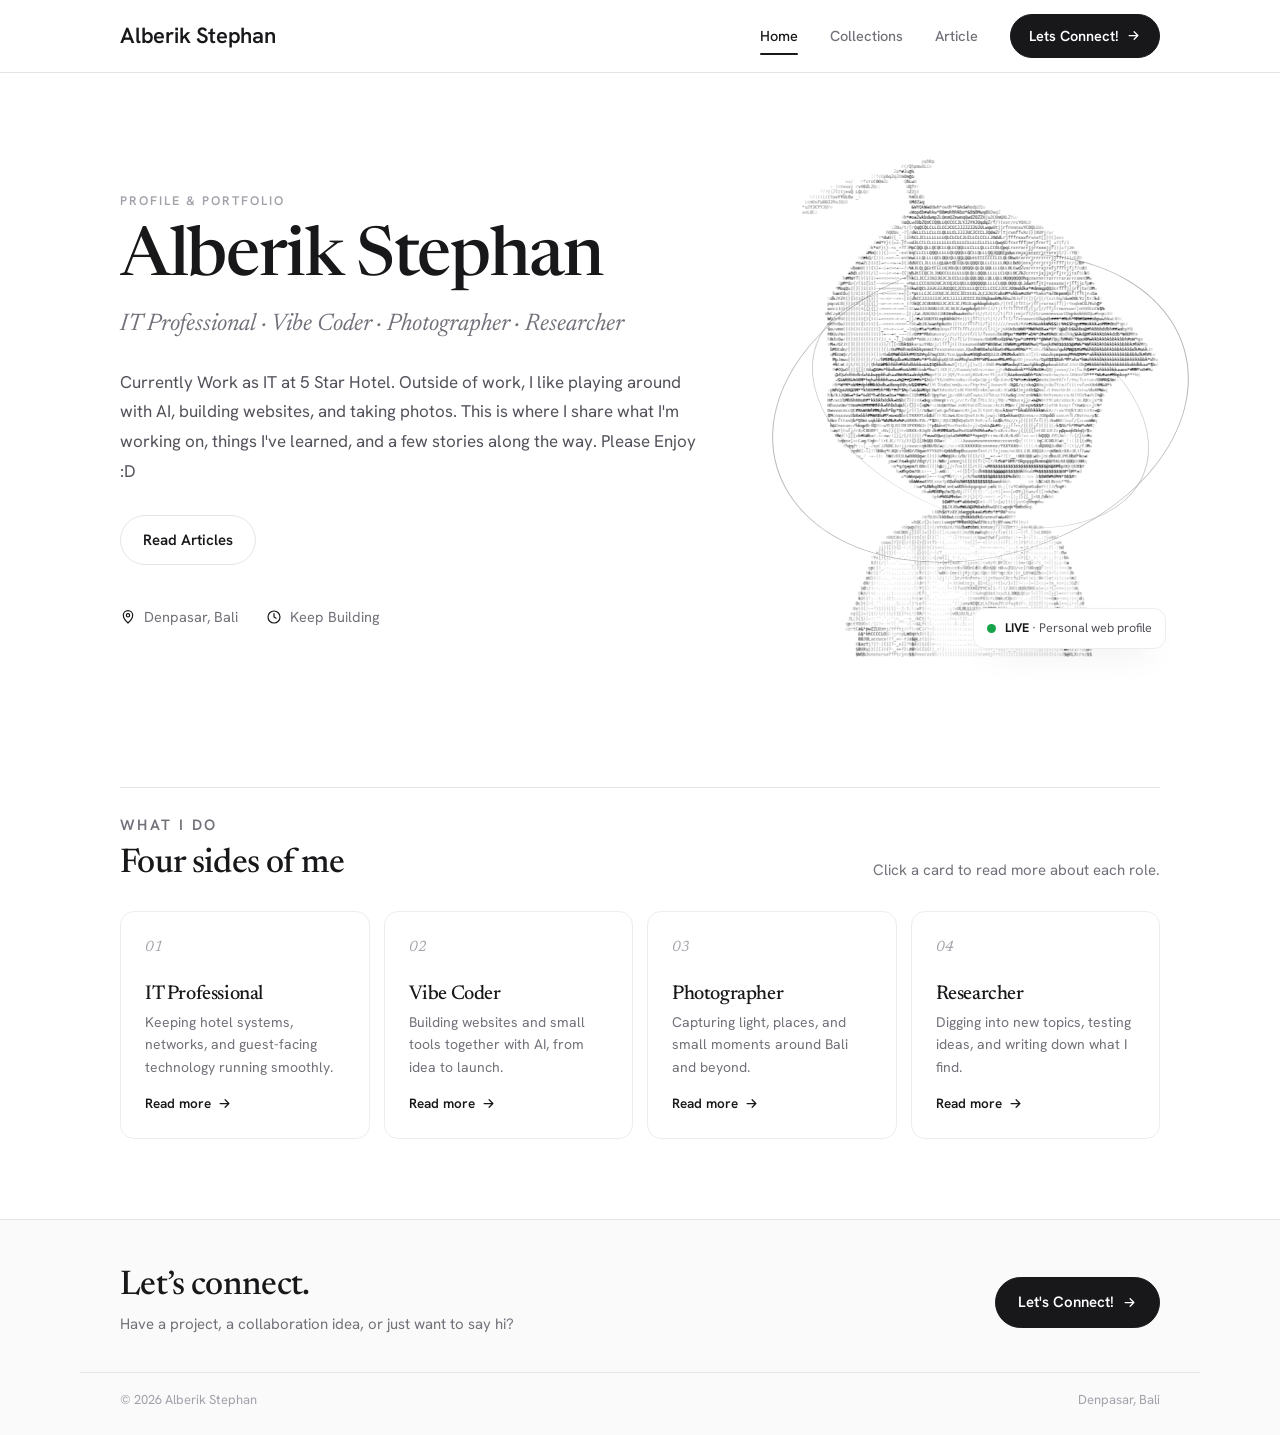
<file: web-profile-final/index.html>
<!DOCTYPE html>
<html lang="en">
<head>
  <meta charset="UTF-8">
  <meta name="viewport" content="width=device-width, initial-scale=1">
  <title>Alberik Stephan — Profile &amp; Portfolio</title>
  <meta name="description" content="Personal website of Alberik Stephan: IT professional, vibe coder, photographer, and researcher.">
  <link rel="stylesheet" href="css/style.css">
  <link rel="icon" type="image/svg+xml" href="image/Icon.svg">
</head>
<body>

  <!-- ===== HEADER (sama di semua halaman) ===== -->
  <header class="site-header">
    <div class="container header-inner">
      <a class="brand" href="index.html">Alberik Stephan</a>
      <nav class="nav" aria-label="Main navigation">
        <a href="index.html" aria-current="page">Home</a>
        <a href="collections.html">Collections</a>
        <a href="article.html">Article</a>
        <a class="btn btn-dark nav-cta" href="https://www.linkedin.com/in/alberik-stephan-279286261/">Lets Connect! <svg class="icon" viewBox="0 0 24 24" width="15" height="15" aria-hidden="true"><path d="M5 12h14M13 6l6 6-6 6" fill="none" stroke="currentColor" stroke-width="2" stroke-linecap="round" stroke-linejoin="round"/></svg></a>
      </nav>
    </div>
  </header>

  <main>
    <!-- ===== HERO ===== -->
    <section class="hero">
      <div class="container">
        <div class="hero-grid">

          <!-- Teks hero: edit langsung di sini -->
          <div class="hero-copy">
            <p class="eyebrow">Profile &amp; Portfolio</p>
            <h1>Alberik Stephan</h1>
            <p class="hero-roles">IT Professional · Vibe Coder · Photographer · Researcher</p>
            <p class="hero-intro">Currently Work as IT at 5 Star Hotel. Outside of work, I like playing around with AI, building websites, and taking photos. This is where I share what I'm working on, things I've learned, and a few stories along the way. Please Enjoy :D</p>
            <a class="btn" href="article.html">Read Articles</a>

            <div class="hero-meta">
              <span>
                <svg class="icon" viewBox="0 0 24 24" width="16" height="16" aria-hidden="true"><path d="M12 21s7-6.2 7-11.5A7 7 0 0 0 5 9.5C5 14.8 12 21 12 21z" fill="none" stroke="currentColor" stroke-width="1.8" stroke-linejoin="round"/><circle cx="12" cy="9.5" r="2.5" fill="none" stroke="currentColor" stroke-width="1.8"/></svg>
                Denpasar, Bali
              </span>
              <span>
                <svg class="icon" viewBox="0 0 24 24" width="16" height="16" aria-hidden="true"><circle cx="12" cy="12" r="9" fill="none" stroke="currentColor" stroke-width="1.8"/><path d="M12 7v5l3 2" fill="none" stroke="currentColor" stroke-width="1.8" stroke-linecap="round" stroke-linejoin="round"/></svg>
                Keep Building
              </span>
            </div>
          </div>

          <!-- Gambar hero + dua cincin orbit (animasinya ada di css/style.css) -->
          <div class="hero-right">
            <div class="hero-stage">
              <div class="orbit orbit-a" aria-hidden="true"></div>
              <div class="orbit orbit-b" aria-hidden="true"></div>
              <img src="image/hero-ascii.png" alt="ASCII art portrait of Alberik Stephan" width="992" height="1383">
              <div class="hero-badge">
                <span class="live-dot" aria-hidden="true"></span>
                <span><strong>LIVE</strong> · Personal web profile</span>
              </div>
            </div>
          </div>

        </div>
      </div>
    </section>

    <!-- ===== 4 ROLE CARD ===== -->
    <section class="section" id="roles">
      <div class="container">
        <div class="section-head">
          <div>
            <p class="eyebrow">What I do</p>
            <h2>Four sides of me</h2>
          </div>
          <p>Click a card to read more about each role.</p>
        </div>
        <div class="grid grid-4">
          <a class="card role-card" href="role-it-professional.html">
            <span class="num">01</span>
            <h3>IT Professional</h3>
            <p>Keeping hotel systems, networks, and guest-facing technology running smoothly.</p>
            <span class="card-link">Read more <svg class="icon" viewBox="0 0 24 24" width="15" height="15" aria-hidden="true"><path d="M5 12h14M13 6l6 6-6 6" fill="none" stroke="currentColor" stroke-width="2" stroke-linecap="round" stroke-linejoin="round"/></svg></span>
          </a>
          <a class="card role-card" href="role-vibe-coder.html">
            <span class="num">02</span>
            <h3>Vibe Coder</h3>
            <p>Building websites and small tools together with AI, from idea to launch.</p>
            <span class="card-link">Read more <svg class="icon" viewBox="0 0 24 24" width="15" height="15" aria-hidden="true"><path d="M5 12h14M13 6l6 6-6 6" fill="none" stroke="currentColor" stroke-width="2" stroke-linecap="round" stroke-linejoin="round"/></svg></span>
          </a>
          <a class="card role-card" href="role-photographer.html">
            <span class="num">03</span>
            <h3>Photographer</h3>
            <p>Capturing light, places, and small moments around Bali and beyond.</p>
            <span class="card-link">Read more <svg class="icon" viewBox="0 0 24 24" width="15" height="15" aria-hidden="true"><path d="M5 12h14M13 6l6 6-6 6" fill="none" stroke="currentColor" stroke-width="2" stroke-linecap="round" stroke-linejoin="round"/></svg></span>
          </a>
          <a class="card role-card" href="role-researcher.html">
            <span class="num">04</span>
            <h3>Researcher</h3>
            <p>Digging into new topics, testing ideas, and writing down what I find.</p>
            <span class="card-link">Read more <svg class="icon" viewBox="0 0 24 24" width="15" height="15" aria-hidden="true"><path d="M5 12h14M13 6l6 6-6 6" fill="none" stroke="currentColor" stroke-width="2" stroke-linecap="round" stroke-linejoin="round"/></svg></span>
          </a>
        </div>
      </div>
    </section>
  </main>

  <!-- ===== FOOTER (sama di semua halaman) ===== -->
  <footer class="site-footer">
    <div class="container footer-inner">
      <div>
        <h2 class="footer-title">Let&rsquo;s connect.</h2>
        <p>Have a project, a collaboration idea, or just want to say hi?</p>
      </div>
      <!-- Contact button: ganti mailto: dengan link WhatsApp / LinkedIn jika mau -->
      <a class="btn btn-dark" href="https://www.linkedin.com/in/alberik-stephan-279286261/">Let's Connect! <svg class="icon" viewBox="0 0 24 24" width="15" height="15" aria-hidden="true"><path d="M5 12h14M13 6l6 6-6 6" fill="none" stroke="currentColor" stroke-width="2" stroke-linecap="round" stroke-linejoin="round"/></svg></a>
    </div>
    <div class="container footer-bottom">
      <span>&copy; <span data-year>2026</span> Alberik Stephan</span>
      <span>Denpasar, Bali</span>
    </div>
  </footer>

  <script src="js/common.js"></script>
</body>
</html>
</file>
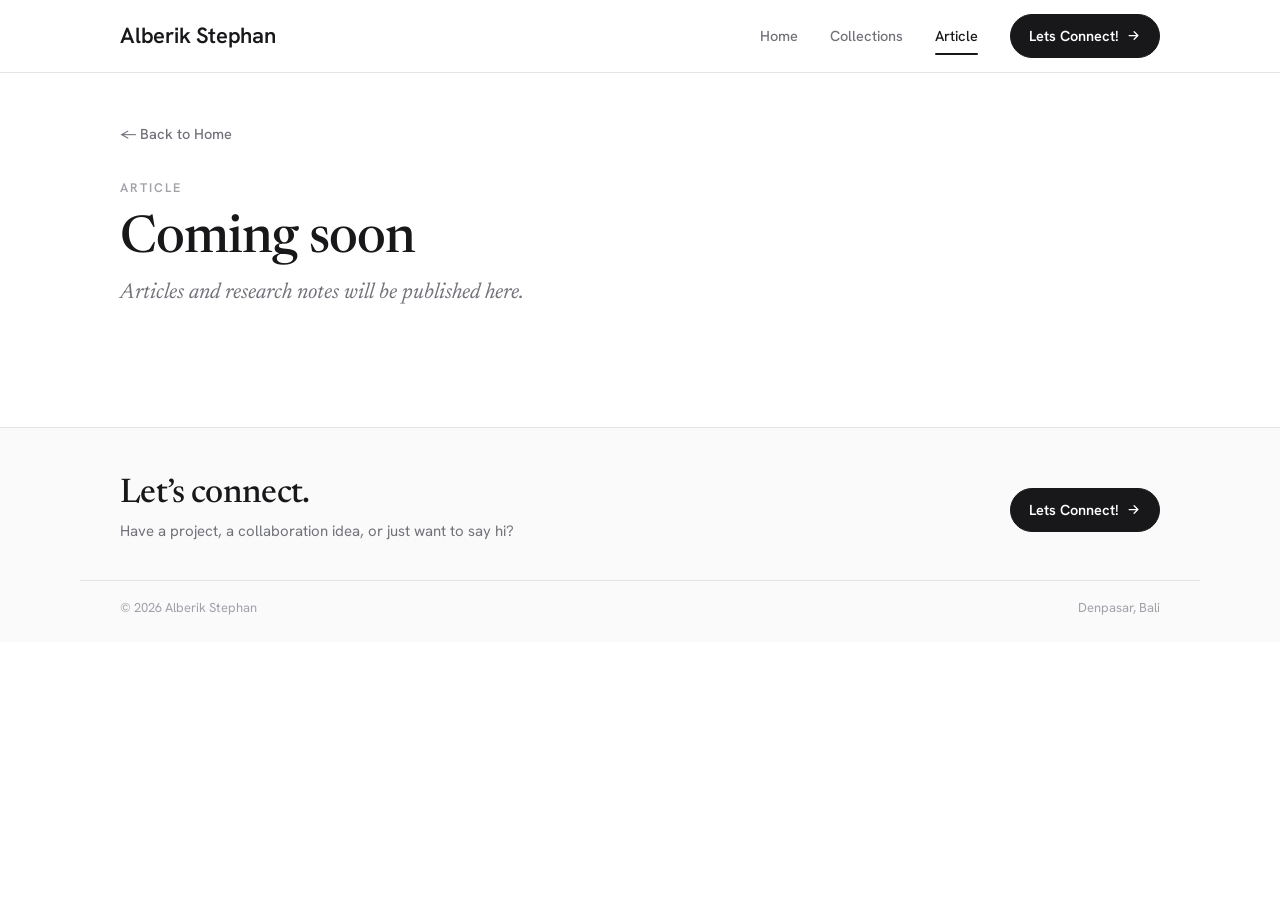
<file: web-profile-final/article.html>
<!DOCTYPE html>
<html lang="en">
<head>
  <meta charset="UTF-8">
  <meta name="viewport" content="width=device-width, initial-scale=1">
  <title>Article — Alberik Stephan</title>
  <meta name="description" content="Articles and research notes.">
  <link rel="icon" type="image/svg+xml" href="image/Icon.svg">
  <link rel="stylesheet" href="css/style.css">
</head>
<body>

  <!-- ===== HEADER (sama di semua halaman) ===== -->
  <header class="site-header">
    <div class="container header-inner">
      <a class="brand" href="index.html">Alberik Stephan</a>
      <nav class="nav" aria-label="Main navigation">
        <a href="index.html">Home</a>
        <a href="collections.html">Collections</a>
        <a href="article.html" aria-current="page">Article</a>
         <a class="btn btn-dark nav-cta" href="https://www.linkedin.com/in/alberik-stephan-279286261/">Lets Connect! <svg class="icon" viewBox="0 0 24 24" width="15" height="15" aria-hidden="true"><path d="M5 12h14M13 6l6 6-6 6" fill="none" stroke="currentColor" stroke-width="2" stroke-linecap="round" stroke-linejoin="round"/></svg></a>
      </nav>
    </div>
  </header>

  <main class="container">
    <article class="detail">
      <a class="back" href="index.html">&larr; Back to Home</a>
      <header class="detail-head">
        <p class="eyebrow">Article</p>
        <h1>Coming soon</h1>
        <p class="lead">Articles and research notes will be published here.</p>
      </header>
    </article>
  </main>

  <!-- ===== FOOTER (sama di semua halaman) ===== -->
  <footer class="site-footer">
    <div class="container footer-inner">
      <div>
        <h2 class="footer-title">Let&rsquo;s connect.</h2>
        <p>Have a project, a collaboration idea, or just want to say hi?</p>
      </div>
      <!-- Contact button: ganti mailto: dengan link WhatsApp / LinkedIn jika mau -->
       <a class="btn btn-dark nav-cta" href="https://www.linkedin.com/in/alberik-stephan-279286261/">Lets Connect! <svg class="icon" viewBox="0 0 24 24" width="15" height="15" aria-hidden="true"><path d="M5 12h14M13 6l6 6-6 6" fill="none" stroke="currentColor" stroke-width="2" stroke-linecap="round" stroke-linejoin="round"/></svg></a>
    </div>
    <div class="container footer-bottom">
      <span>&copy; <span data-year>2026</span> Alberik Stephan</span>
      <span>Denpasar, Bali</span>
    </div>
  </footer>

  <script src="js/common.js"></script>
</body>
</html>
</file>
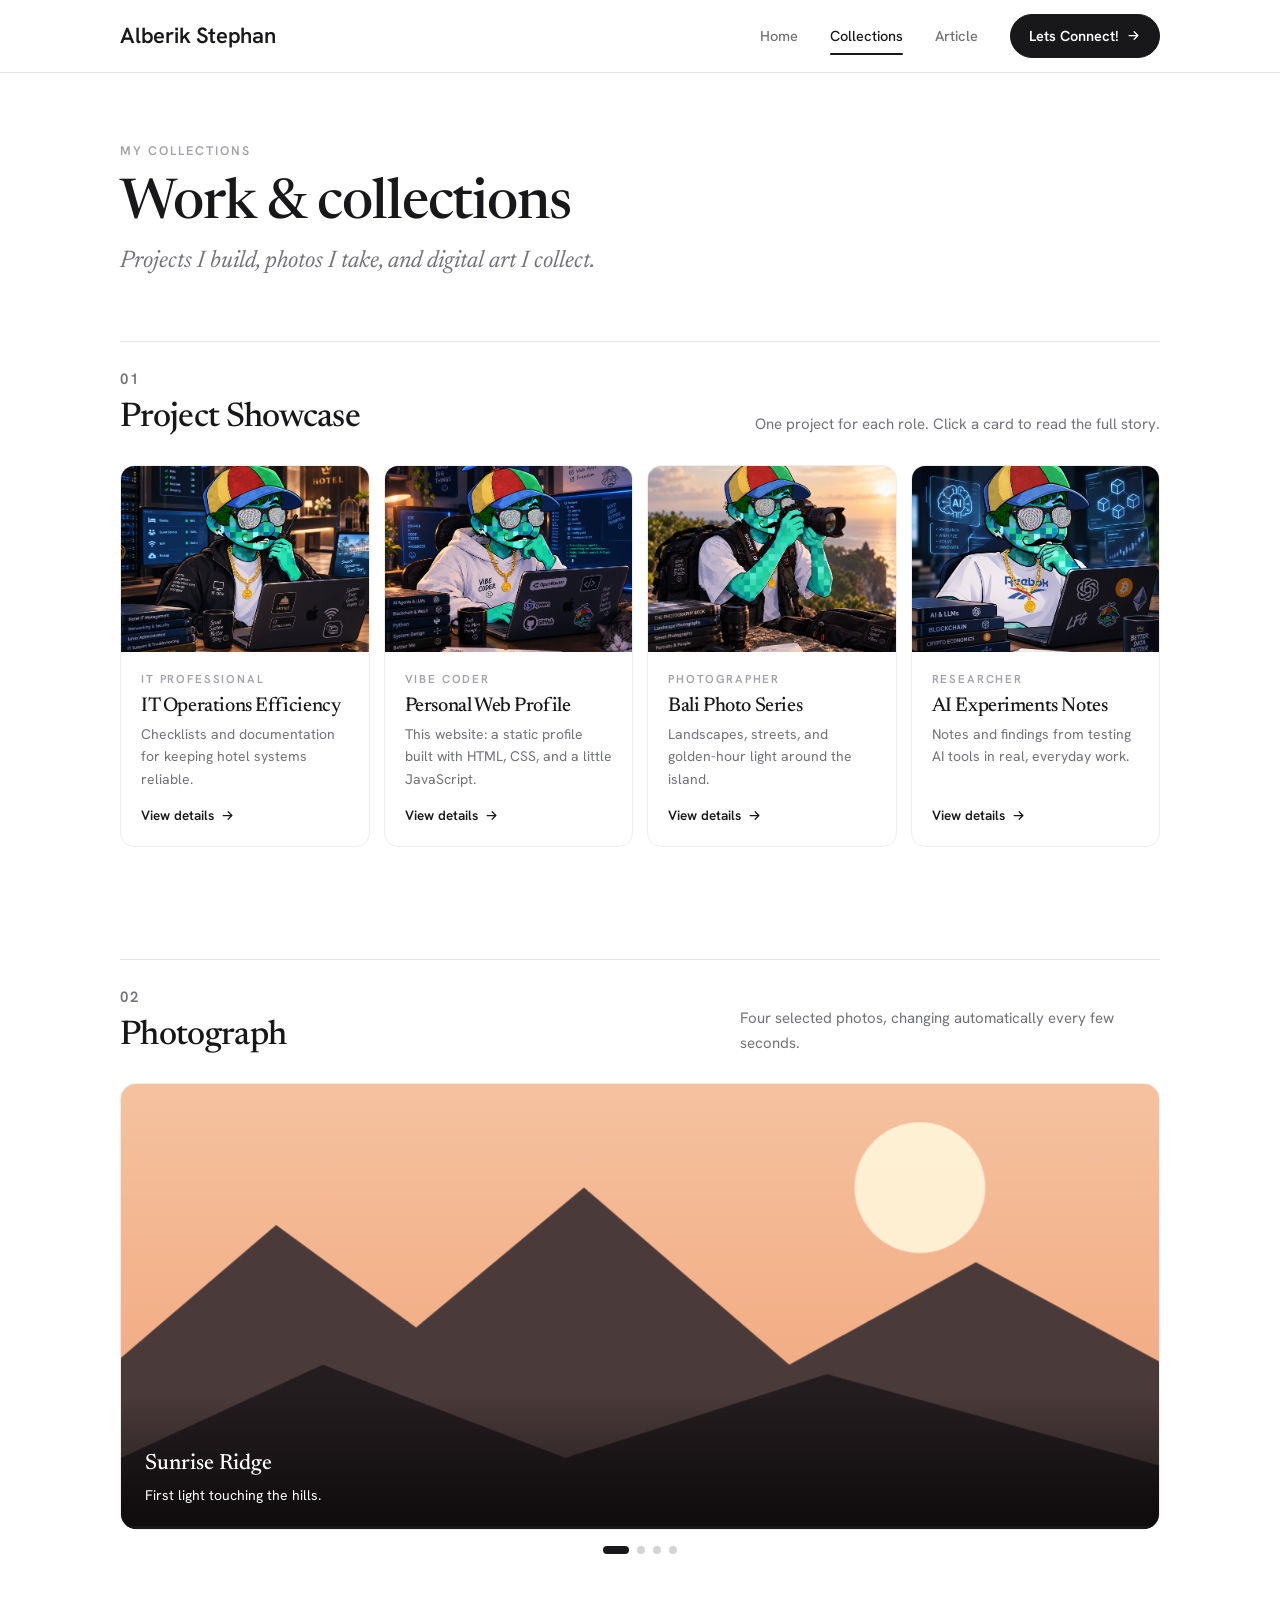
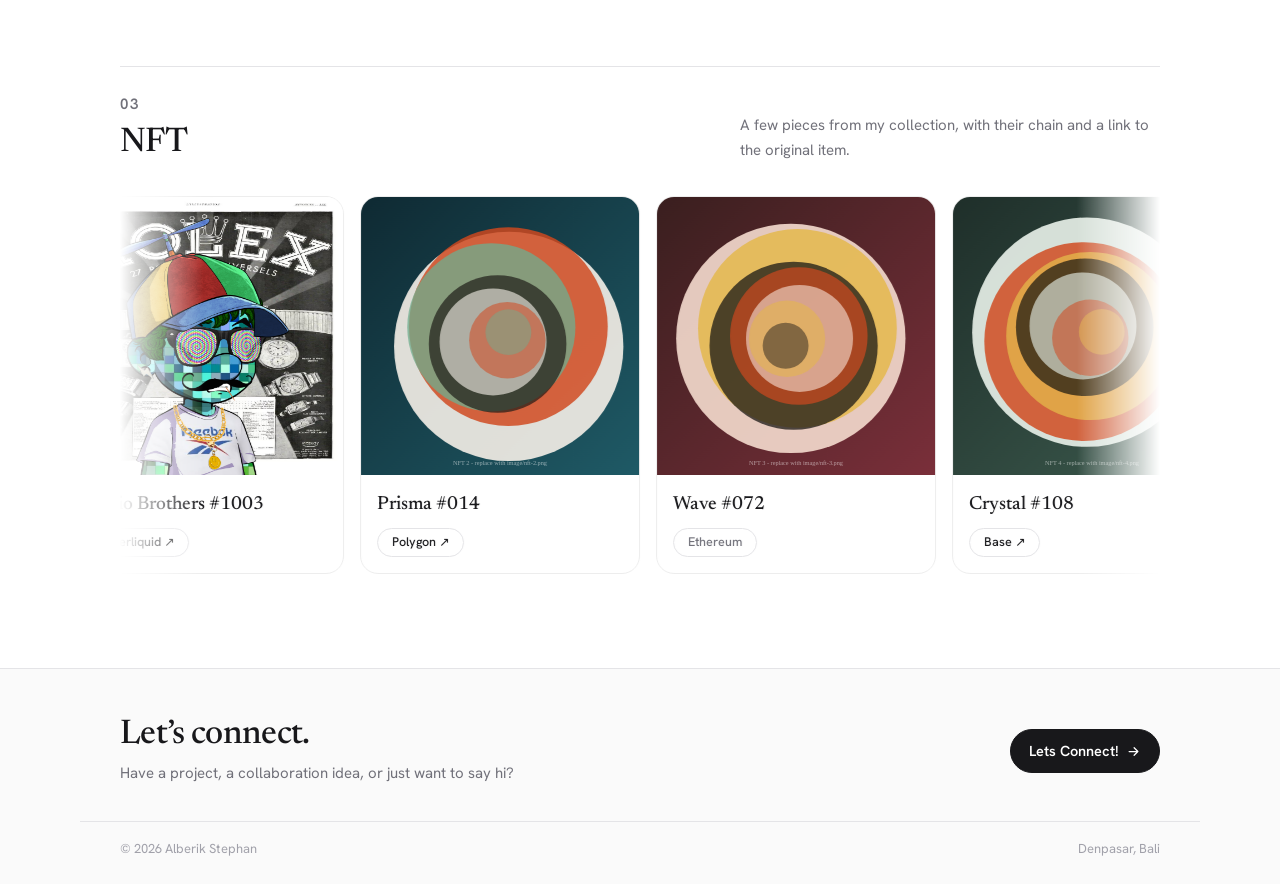
<file: web-profile-final/collections.html>
<!DOCTYPE html>
<html lang="en">
<head>
  <meta charset="UTF-8">
  <meta name="viewport" content="width=device-width, initial-scale=1">
  <title>Collections — Alberik Stephan</title>
  <meta name="description" content="Projects, photographs, and NFT collection by Alberik Stephan.">
  <link rel="icon" type="image/svg+xml" href="image/Icon.svg">
  <link rel="stylesheet" href="css/style.css">
</head>
<body>

  <!-- ===== HEADER (sama di semua halaman) ===== -->
  <header class="site-header">
    <div class="container header-inner">
      <a class="brand" href="index.html">Alberik Stephan</a>
      <nav class="nav" aria-label="Main navigation">
        <a href="index.html">Home</a>
        <a href="collections.html" aria-current="page">Collections</a>
        <a href="article.html">Article</a>
         <a class="btn btn-dark nav-cta" href="https://www.linkedin.com/in/alberik-stephan-279286261/">Lets Connect! <svg class="icon" viewBox="0 0 24 24" width="15" height="15" aria-hidden="true"><path d="M5 12h14M13 6l6 6-6 6" fill="none" stroke="currentColor" stroke-width="2" stroke-linecap="round" stroke-linejoin="round"/></svg></a>
      </nav>
    </div>
  </header>

  <main>
    <section class="page-head">
      <div class="container">
        <p class="eyebrow">My Collections</p>
        <h1>Work &amp; collections</h1>
        <p class="hero-roles">Projects I build, photos I take, and digital art I collect.</p>
      </div>
    </section>

    <!-- ===== 01 PROJECT SHOWCASE ===== -->
    <section class="section" id="projects">
      <div class="container">
        <div class="section-head">
          <div>
            <p class="eyebrow">01</p>
            <h2>Project Showcase</h2>
          </div>
          <p>One project for each role. Click a card to read the full story.</p>
        </div>
        <div class="grid grid-4">
          <a class="card project-card" href="project-it-operations-handbook.html">
            <div class="thumb"><img src="./image/Hotel IT Operations Mascot.png" alt="Thumbnail of IT Operations Handbook" loading="lazy"></div>
            <div class="card-body">
              <span class="eyebrow">IT Professional</span>
              <h3>IT Operations Efficiency</h3>
              <p>Checklists and documentation for keeping hotel systems reliable.</p>
              <span class="card-link">View details <svg class="icon" viewBox="0 0 24 24" width="15" height="15" aria-hidden="true"><path d="M5 12h14M13 6l6 6-6 6" fill="none" stroke="currentColor" stroke-width="2" stroke-linecap="round" stroke-linejoin="round"/></svg></span>
            </div>
          </a>
          <a class="card project-card" href="project-personal-web-profile.html">
            <div class="thumb"><img src="./image/Cozy Cyberpunk Vibe Coder Workspace.png" alt="Thumbnail of Personal Web Profile" loading="lazy"></div>
            <div class="card-body">
              <span class="eyebrow">Vibe Coder</span>
              <h3>Personal Web Profile</h3>
              <p>This website: a static profile built with HTML, CSS, and a little JavaScript.</p>
              <span class="card-link">View details <svg class="icon" viewBox="0 0 24 24" width="15" height="15" aria-hidden="true"><path d="M5 12h14M13 6l6 6-6 6" fill="none" stroke="currentColor" stroke-width="2" stroke-linecap="round" stroke-linejoin="round"/></svg></span>
            </div>
          </a>
          <a class="card project-card" href="project-bali-photo-series.html">
            <div class="thumb"><img src="./image/Sunset Photographer by the Cliffs.png" alt="Thumbnail of Bali Photo Series" loading="lazy"></div>
            <div class="card-body">
              <span class="eyebrow">Photographer</span>
              <h3>Bali Photo Series</h3>
              <p>Landscapes, streets, and golden-hour light around the island.</p>
              <span class="card-link">View details <svg class="icon" viewBox="0 0 24 24" width="15" height="15" aria-hidden="true"><path d="M5 12h14M13 6l6 6-6 6" fill="none" stroke="currentColor" stroke-width="2" stroke-linecap="round" stroke-linejoin="round"/></svg></span>
            </div>
          </a>
          <a class="card project-card" href="project-ai-experiments.html">
            <div class="thumb"><img src="./image/AI Blockchain Researcher at Work.png" alt="Thumbnail of AI Experiments Notes" loading="lazy"></div>
            <div class="card-body">
              <span class="eyebrow">Researcher</span>
              <h3>AI Experiments Notes</h3>
              <p>Notes and findings from testing AI tools in real, everyday work.</p>
              <span class="card-link">View details <svg class="icon" viewBox="0 0 24 24" width="15" height="15" aria-hidden="true"><path d="M5 12h14M13 6l6 6-6 6" fill="none" stroke="currentColor" stroke-width="2" stroke-linecap="round" stroke-linejoin="round"/></svg></span>
            </div>
          </a>
        </div>
      </div>
    </section>

    <!-- ===== 02 PHOTOGRAPH =====
         Slideshow otomatis. Tambah / hapus slide: salin atau hapus satu blok <figure>.
         Titik (dot), tombol prev/next, dan loop dibuat otomatis oleh js/common.js. -->
    <section class="section" id="photograph">
      <div class="container">
        <div class="section-head">
          <div>
            <p class="eyebrow">02</p>
            <h2>Photograph</h2>
          </div>
          <p>Four selected photos, changing automatically every few seconds.</p>
        </div>

        <div class="carousel" data-carousel data-interval="4500" aria-label="Photo gallery">
          <div class="carousel-track">

          <figure class="carousel-slide slide-photo">
            <img src="image/photo-1.svg" alt="Sunrise Ridge">
            <figcaption><strong>Sunrise Ridge</strong><span>First light touching the hills.</span></figcaption>
          </figure>

          <figure class="carousel-slide slide-photo">
            <img src="image/photo-2.svg" alt="Sunset Coast">
            <figcaption><strong>Sunset Coast</strong><span>An orange sky before the sun goes down.</span></figcaption>
          </figure>

          <figure class="carousel-slide slide-photo">
            <img src="image/photo-3.svg" alt="Misty Forest">
            <figcaption><strong>Misty Forest</strong><span>Thin fog between the trees in the early morning.</span></figcaption>
          </figure>

          <figure class="carousel-slide slide-photo">
            <img src="image/photo-4.svg" alt="Starry Night">
            <figcaption><strong>Starry Night</strong><span>A clear sky far from the city lights.</span></figcaption>
          </figure>

          </div>
        </div>
      </div>
    </section>

    <!-- ===== 03 NFT =====
         Sama seperti Photograph. Chain boleh berupa link (OpenSea, dll) atau teks biasa. -->
    <section class="section" id="nft">
      <div class="container">
        <div class="section-head">
          <div>
            <p class="eyebrow">03</p>
            <h2>NFT</h2>
          </div>
          <p>A few pieces from my collection, with their chain and a link to the original item.</p>
        </div>

        <!-- Auto slide jalan terus satu arah (tanpa tombol / rewind).
             Cukup isi 4 kartu di bawah. Urutan 1,2,3,4 diulang otomatis oleh js/common.js agar loop tanpa jeda. -->
        <div class="nft-marquee" aria-label="NFT gallery">
          <div class="nft-track">

            <figure class="nft-card">
              <img src="image/1003.png" alt="NFT Orbit #001">
              <figcaption><strong>Spazio Brothers #1003</strong><a class="chain-link" href="https://opensea.io/item/hyperevm/0x04483d877e95ce182e8595a3f67fdccc7b55a676/1003" target="_blank" rel="noopener">Hyperliquid &#8599;</a></figcaption>
            </figure>
            <figure class="nft-card">
              <img src="image/nft-2.svg" alt="NFT Prisma #014">
              <figcaption><strong>Prisma #014</strong><a class="chain-link" href="https://opensea.io" target="_blank" rel="noopener">Polygon &#8599;</a></figcaption>
            </figure>
            <figure class="nft-card">
              <img src="image/nft-3.svg" alt="NFT Wave #072">
              <figcaption><strong>Wave #072</strong><span class="chain-link is-plain">Ethereum</span></figcaption>
            </figure>
            <figure class="nft-card">
              <img src="image/nft-4.svg" alt="NFT Crystal #108">
              <figcaption><strong>Crystal #108</strong><a class="chain-link" href="https://opensea.io" target="_blank" rel="noopener">Base &#8599;</a></figcaption>
            </figure>

          </div>
        </div>
      </div>
    </section>
  </main>

  <!-- ===== FOOTER (sama di semua halaman) ===== -->
  <footer class="site-footer">
    <div class="container footer-inner">
      <div>
        <h2 class="footer-title">Let&rsquo;s connect.</h2>
        <p>Have a project, a collaboration idea, or just want to say hi?</p>
      </div>
      <!-- Contact button: ganti mailto: dengan link WhatsApp / LinkedIn jika mau -->
       <a class="btn btn-dark nav-cta" href="https://www.linkedin.com/in/alberik-stephan-279286261/">Lets Connect! <svg class="icon" viewBox="0 0 24 24" width="15" height="15" aria-hidden="true"><path d="M5 12h14M13 6l6 6-6 6" fill="none" stroke="currentColor" stroke-width="2" stroke-linecap="round" stroke-linejoin="round"/></svg></a>
    </div>
    <div class="container footer-bottom">
      <span>&copy; <span data-year>2026</span> Alberik Stephan</span>
      <span>Denpasar, Bali</span>
    </div>
  </footer>

  <script src="js/common.js"></script>
</body>
</html>
</file>
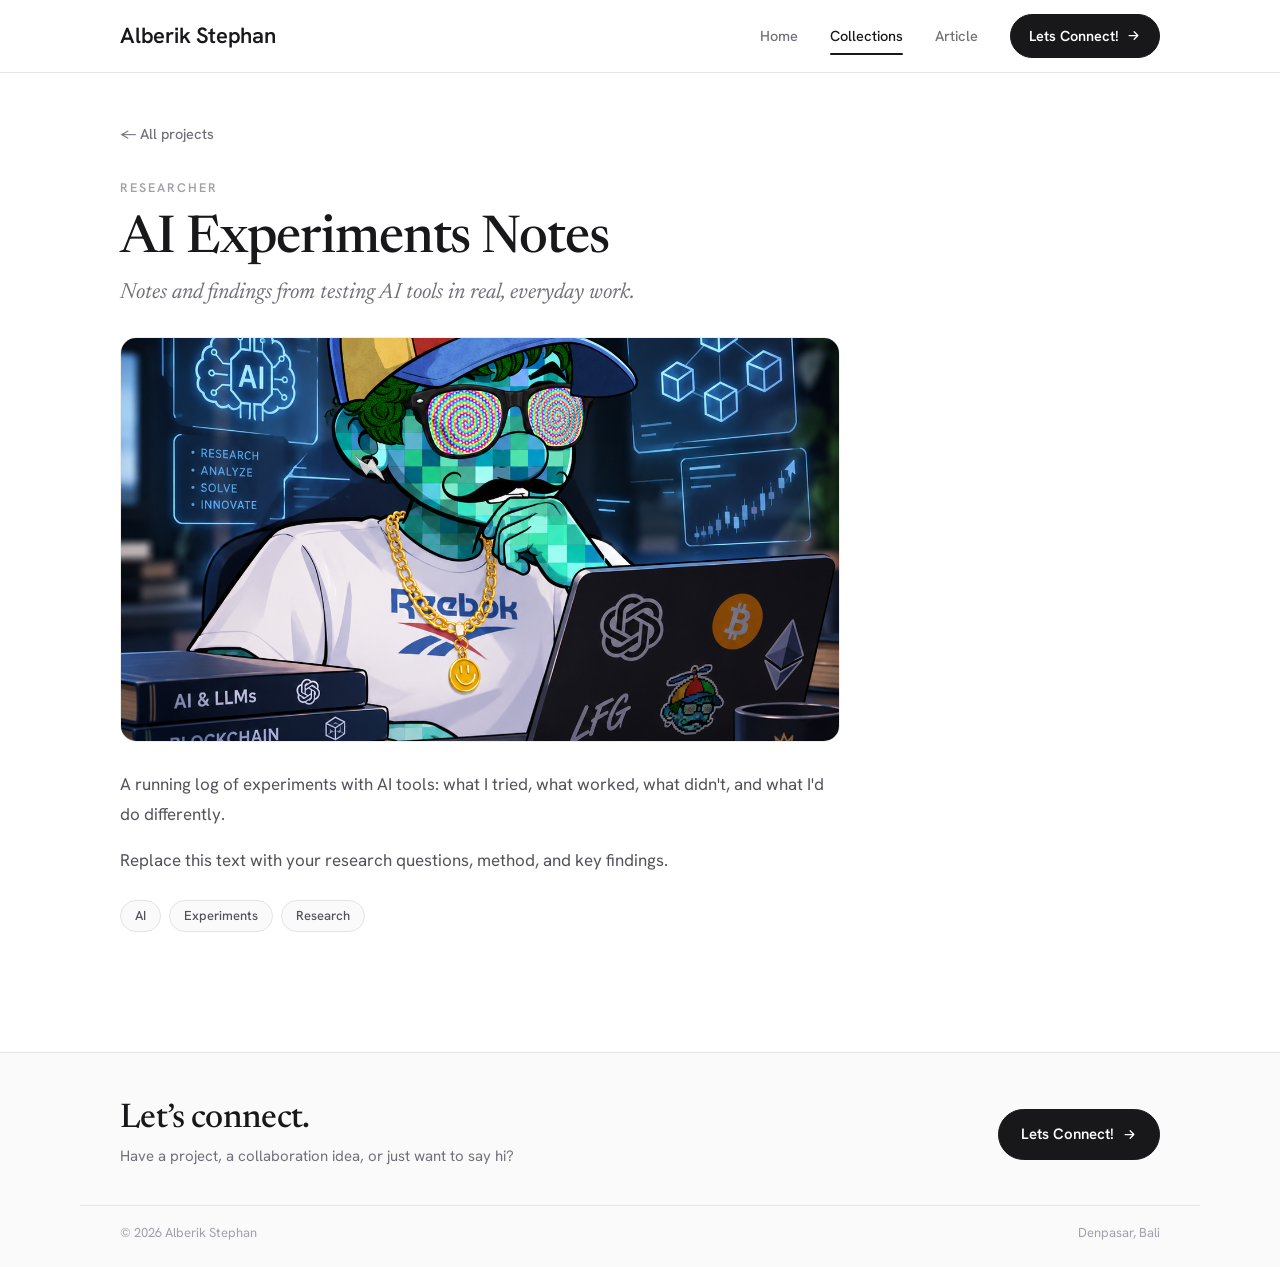
<file: web-profile-final/project-ai-experiments.html>
<!DOCTYPE html>
<html lang="en">
<head>
  <meta charset="UTF-8">
  <meta name="viewport" content="width=device-width, initial-scale=1">
  <title>AI Experiments Notes — Alberik Stephan</title>
  <meta name="description" content="Notes and findings from testing AI tools in real, everyday work.">
  <link rel="icon" type="image/svg+xml" href="image/Icon.svg">
  <link rel="stylesheet" href="css/style.css">
</head>
<body>

  <!-- ===== HEADER (sama di semua halaman) ===== -->
  <header class="site-header">
    <div class="container header-inner">
      <a class="brand" href="index.html">Alberik Stephan</a>
      <nav class="nav" aria-label="Main navigation">
        <a href="index.html">Home</a>
        <a href="collections.html" aria-current="page">Collections</a>
        <a href="article.html">Article</a>
        <a class="btn btn-dark nav-cta" href="https://www.linkedin.com/in/alberik-stephan-279286261/">Lets Connect! <svg class="icon" viewBox="0 0 24 24" width="15" height="15" aria-hidden="true"><path d="M5 12h14M13 6l6 6-6 6" fill="none" stroke="currentColor" stroke-width="2" stroke-linecap="round" stroke-linejoin="round"/></svg></a>
      </nav>
    </div>
  </header>

  <main class="container">
    <article class="detail">
      <a class="back" href="collections.html#projects">&larr; All projects</a>

      <header class="detail-head">
        <a class="eyebrow" href="role-researcher.html">Researcher</a>
        <h1>AI Experiments Notes</h1>
        <p class="lead">Notes and findings from testing AI tools in real, everyday work.</p>
      </header>

      <img class="detail-cover" src="./image/AI Blockchain Researcher at Work.png" alt="Cover of AI Experiments Notes">

      <div class="detail-body">
        <p>A running log of experiments with AI tools: what I tried, what worked, what didn't, and what I'd do differently.</p>
        <p>Replace this text with your research questions, method, and key findings.</p>
        <ul class="tags">
          <li>AI</li>
          <li>Experiments</li>
          <li>Research</li>
        </ul>
        <!-- Opsional: tombol ke demo / repo. Hapus tanda komentar lalu isi link-nya.
        <a class="btn btn-dark" href="https://contoh.com" target="_blank" rel="noopener">Open project &#8599;</a>
        -->
      </div>
    </article>
  </main>

  <!-- ===== FOOTER (sama di semua halaman) ===== -->
  <footer class="site-footer">
    <div class="container footer-inner">
      <div>
        <h2 class="footer-title">Let&rsquo;s connect.</h2>
        <p>Have a project, a collaboration idea, or just want to say hi?</p>
      </div>
      <!-- Contact button: ganti mailto: dengan link WhatsApp / LinkedIn jika mau -->
      <a class="btn btn-dark" href="https://www.linkedin.com/in/alberik-stephan-279286261/">Lets Connect! <svg class="icon" viewBox="0 0 24 24" width="15" height="15" aria-hidden="true"><path d="M5 12h14M13 6l6 6-6 6" fill="none" stroke="currentColor" stroke-width="2" stroke-linecap="round" stroke-linejoin="round"/></svg></a>
    </div>
    <div class="container footer-bottom">
      <span>&copy; <span data-year>2026</span> Alberik Stephan</span>
      <span>Denpasar, Bali</span>
    </div>
  </footer>

  <script src="js/common.js"></script>
</body>
</html>
</file>
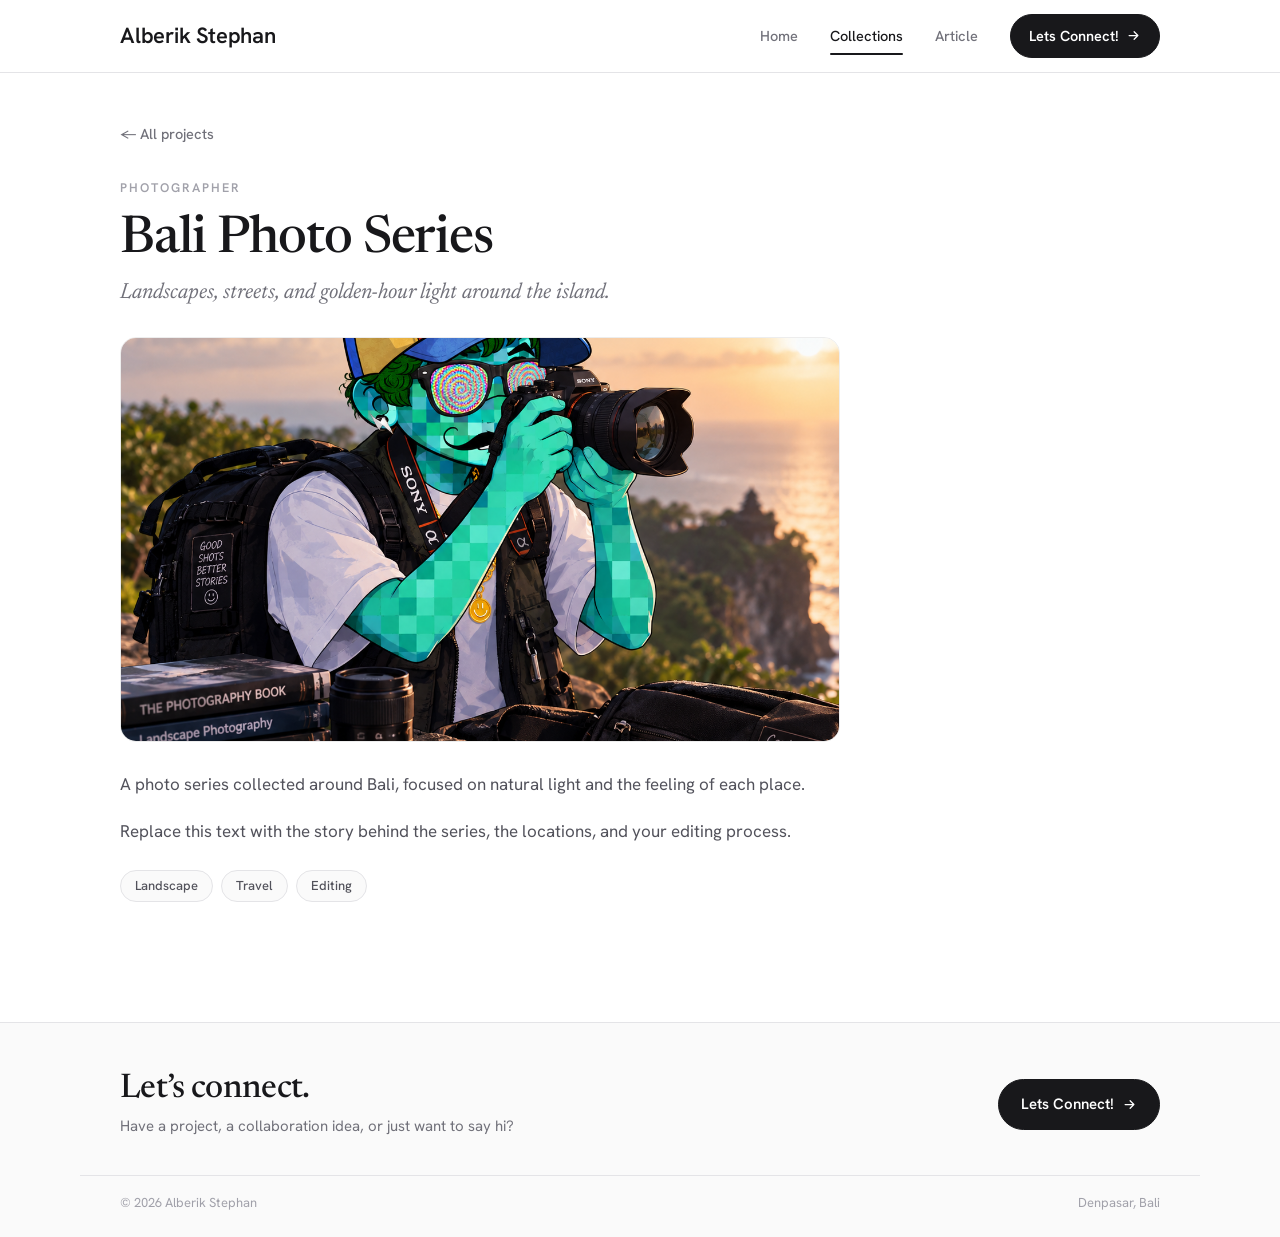
<file: web-profile-final/project-bali-photo-series.html>
<!DOCTYPE html>
<html lang="en">
<head>
  <meta charset="UTF-8">
  <meta name="viewport" content="width=device-width, initial-scale=1">
  <title>Bali Photo Series — Alberik Stephan</title>
  <meta name="description" content="Landscapes, streets, and golden-hour light around the island.">
  <link rel="icon" type="image/svg+xml" href="image/Icon.svg">
  <link rel="stylesheet" href="css/style.css">
</head>
<body>

  <!-- ===== HEADER (sama di semua halaman) ===== -->
  <header class="site-header">
    <div class="container header-inner">
      <a class="brand" href="index.html">Alberik Stephan</a>
      <nav class="nav" aria-label="Main navigation">
        <a href="index.html">Home</a>
        <a href="collections.html" aria-current="page">Collections</a>
        <a href="article.html">Article</a>
        <a class="btn btn-dark nav-cta" href="https://www.linkedin.com/in/alberik-stephan-279286261/">Lets Connect! <svg class="icon" viewBox="0 0 24 24" width="15" height="15" aria-hidden="true"><path d="M5 12h14M13 6l6 6-6 6" fill="none" stroke="currentColor" stroke-width="2" stroke-linecap="round" stroke-linejoin="round"/></svg></a>
      </nav>
    </div>
  </header>

  <main class="container">
    <article class="detail">
      <a class="back" href="collections.html#projects">&larr; All projects</a>

      <header class="detail-head">
        <a class="eyebrow" href="role-photographer.html">Photographer</a>
        <h1>Bali Photo Series</h1>
        <p class="lead">Landscapes, streets, and golden-hour light around the island.</p>
      </header>

      <img class="detail-cover" src="./image/Sunset Photographer by the Cliffs.png" alt="Cover of Bali Photo Series">

      <div class="detail-body">
        <p>A photo series collected around Bali, focused on natural light and the feeling of each place.</p>
        <p>Replace this text with the story behind the series, the locations, and your editing process.</p>
        <ul class="tags">
          <li>Landscape</li>
          <li>Travel</li>
          <li>Editing</li>
        </ul>
        <!-- Opsional: tombol ke demo / repo. Hapus tanda komentar lalu isi link-nya.
        <a class="btn btn-dark" href="https://contoh.com" target="_blank" rel="noopener">Open project &#8599;</a>
        -->
      </div>
    </article>
  </main>

  <!-- ===== FOOTER (sama di semua halaman) ===== -->
  <footer class="site-footer">
    <div class="container footer-inner">
      <div>
        <h2 class="footer-title">Let&rsquo;s connect.</h2>
        <p>Have a project, a collaboration idea, or just want to say hi?</p>
      </div>
      <!-- Contact button: ganti mailto: dengan link WhatsApp / LinkedIn jika mau -->
      <a class="btn btn-dark" href="https://www.linkedin.com/in/alberik-stephan-279286261/">Lets Connect! <svg class="icon" viewBox="0 0 24 24" width="15" height="15" aria-hidden="true"><path d="M5 12h14M13 6l6 6-6 6" fill="none" stroke="currentColor" stroke-width="2" stroke-linecap="round" stroke-linejoin="round"/></svg></a>
    </div>
    <div class="container footer-bottom">
      <span>&copy; <span data-year>2026</span> Alberik Stephan</span>
      <span>Denpasar, Bali</span>
    </div>
  </footer>

  <script src="js/common.js"></script>
</body>
</html>
</file>
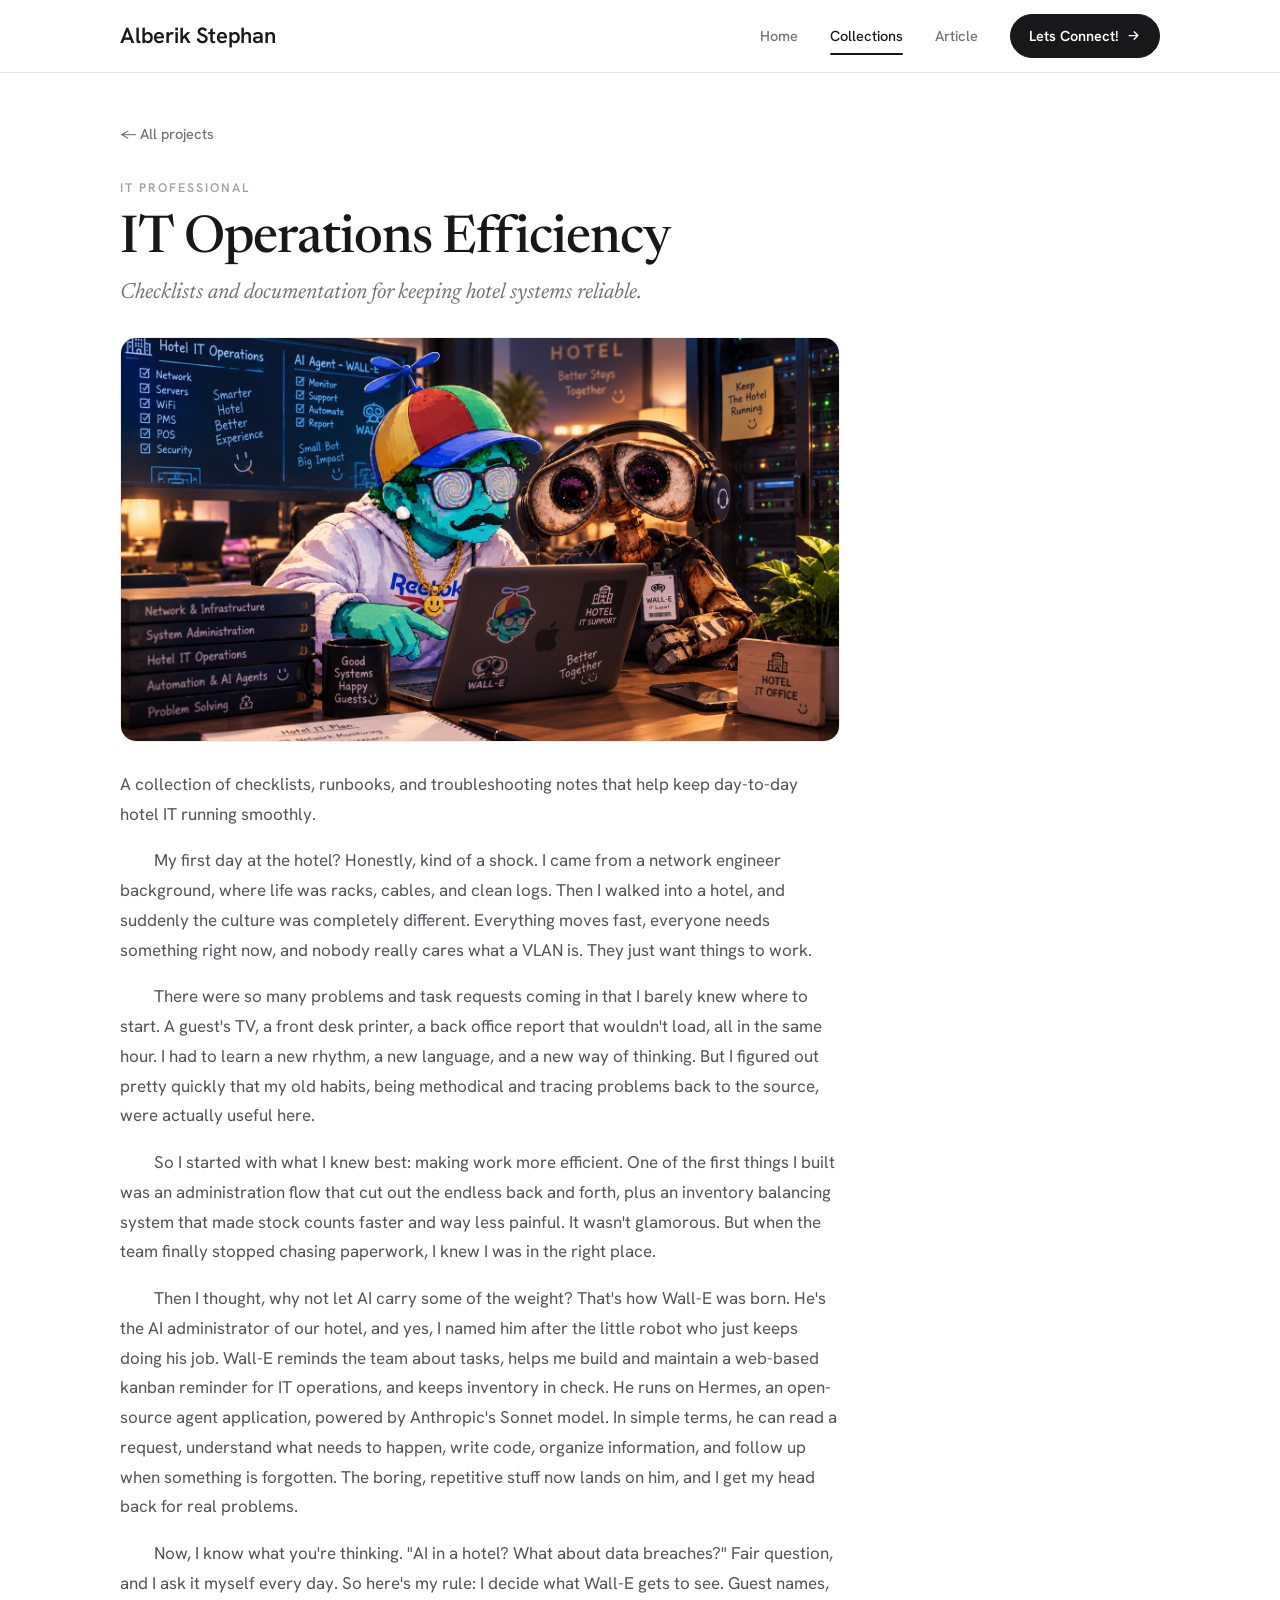
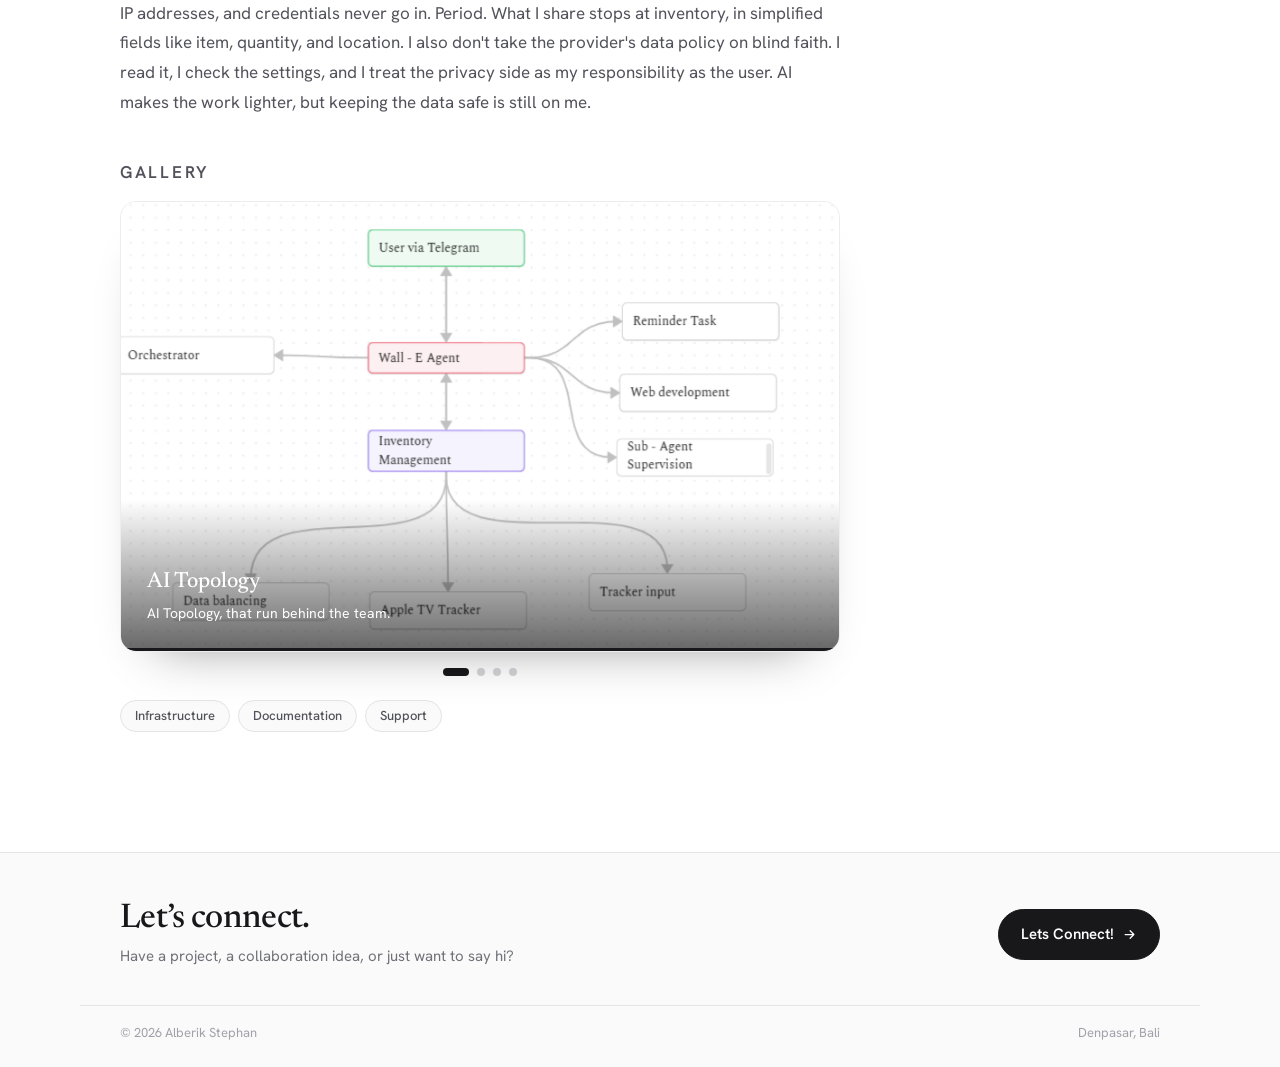
<file: web-profile-final/project-it-operations-handbook.html>
<!DOCTYPE html>
<html lang="en">
<head>
  <meta charset="UTF-8">
  <meta name="viewport" content="width=device-width, initial-scale=1">
  <title>IT Operations Handbook — Alberik Stephan</title>
  <meta name="description" content="Checklists and documentation for keeping hotel systems reliable.">
  <link rel="icon" type="image/svg+xml" href="image/Icon.svg">
  <link rel="stylesheet" href="css/style.css">
</head>
<body>

  <!-- ===== HEADER (sama di semua halaman) ===== -->
  <header class="site-header">
    <div class="container header-inner">
      <a class="brand" href="index.html">Alberik Stephan</a>
      <nav class="nav" aria-label="Main navigation">
        <a href="index.html">Home</a>
        <a href="collections.html" aria-current="page">Collections</a>
        <a href="article.html">Article</a>
        <a class="btn btn-dark nav-cta" href="https://www.linkedin.com/in/alberik-stephan-279286261/">Lets Connect! <svg class="icon" viewBox="0 0 24 24" width="15" height="15" aria-hidden="true"><path d="M5 12h14M13 6l6 6-6 6" fill="none" stroke="currentColor" stroke-width="2" stroke-linecap="round" stroke-linejoin="round"/></svg></a>
      </nav>
    </div>
  </header>

  <main class="container">
    <article class="detail">
      <a class="back" href="collections.html#projects">&larr; All projects</a>

      <header class="detail-head">
        <a class="eyebrow" href="role-it-professional.html">IT Professional</a>
        <h1>IT Operations Efficiency</h1>
        <p class="lead">Checklists and documentation for keeping hotel systems reliable.</p>
      </header>

      <img class="detail-cover" src="./image/Wall E x ME.png" alt="Cover of IT Operations Handbook">

      <div class="detail-body">
        <p>A collection of checklists, runbooks, and troubleshooting notes that help keep day-to-day hotel IT running smoothly.</p>
        <p class="body-main">My first day at the hotel? Honestly, kind of a shock. I came from a network engineer background, where life was racks, cables, and clean logs. Then I walked into a hotel, and suddenly the culture was completely different. Everything moves fast, everyone needs something right now, and nobody really cares what a VLAN is. They just want things to work.</p>
        <p class="body-main">There were so many problems and task requests coming in that I barely knew where to start. A guest's TV, a front desk printer, a back office report that wouldn't load, all in the same hour. I had to learn a new rhythm, a new language, and a new way of thinking. But I figured out pretty quickly that my old habits, being methodical and tracing problems back to the source, were actually useful here.</p>
        <p class="body-main">So I started with what I knew best: making work more efficient. One of the first things I built was an administration flow that cut out the endless back and forth, plus an inventory balancing system that made stock counts faster and way less painful. It wasn't glamorous. But when the team finally stopped chasing paperwork, I knew I was in the right place.</p>
        <p class="body-main">Then I thought, why not let AI carry some of the weight? That's how Wall-E was born. He's the AI administrator of our hotel, and yes, I named him after the little robot who just keeps doing his job. Wall-E reminds the team about tasks, helps me build and maintain a web-based kanban reminder for IT operations, and keeps inventory in check. He runs on Hermes, an open-source agent application, powered by Anthropic's Sonnet model. In simple terms, he can read a request, understand what needs to happen, write code, organize information, and follow up when something is forgotten. The boring, repetitive stuff now lands on him, and I get my head back for real problems.</p>
        <p class="body-main">Now, I know what you're thinking. "AI in a hotel? What about data breaches?" Fair question, and I ask it myself every day. So here's my rule: I decide what Wall-E gets to see. Guest names, IP addresses, and credentials never go in. Period. What I share stops at inventory, in simplified fields like item, quantity, and location. I also don't take the provider's data policy on blind faith. I read it, I check the settings, and I treat the privacy side as my responsibility as the user. AI makes the work lighter, but keeping the data safe is still on me.</p>

        <!-- ===== GALLERY (auto slide). Ganti src, alt, dan caption dengan foto project kamu. ===== -->
        <section class="project-gallery" aria-label="Project gallery">
          <p class="eyebrow">Gallery</p>
          <div class="carousel" data-carousel data-interval="4500" aria-label="IT Operations Handbook gallery">
            <div class="carousel-track">

              <figure class="carousel-slide slide-photo">
                <img src="./image/Topology Project.png" alt="Wall-E kanban reminder board">
                <figcaption><strong>AI Topology</strong><span>AI Topology, that run behind the team.</span></figcaption>
              </figure>

              <figure class="carousel-slide slide-photo">
                <img src="./image/AI.png" alt="Inventory balancing sheet">
                <figcaption><strong>Meet Wall-E</strong><span>Administrations, Inventory & Task Reminder, Part of our team. </span></figcaption>
              </figure>

              <figure class="carousel-slide slide-photo">
                <img src="image/Web reminder.png" alt="Administration flow" style="object-fit:contain; background:#08090b;">
                <figcaption><strong>Administration Flow & Efficiency Work</strong><span>Less action, High impact.</span></figcaption>
              </figure>

              <figure class="carousel-slide slide-photo">
                <img src="image/Wall E x ME.png" alt="Wall-E AI administrator">
                <figcaption><strong>Meet Wall-E</strong><span>The AI admin that keeps things moving.</span></figcaption>
              </figure>

            </div>
          </div>
        </section>

        <ul class="tags">
          <li>Infrastructure</li>
          <li>Documentation</li>
          <li>Support</li>
        </ul>
        <!-- Opsional: tombol ke demo / repo. Hapus tanda komentar lalu isi link-nya.
        <a class="btn btn-dark" href="https://contoh.com" target="_blank" rel="noopener">Open project &#8599;</a>
        -->
      </div>
    </article>
  </main>

  <!-- ===== FOOTER (sama di semua halaman) ===== -->
  <footer class="site-footer">
    <div class="container footer-inner">
      <div>
        <h2 class="footer-title">Let&rsquo;s connect.</h2>
        <p>Have a project, a collaboration idea, or just want to say hi?</p>
      </div>
      <!-- Contact button: ganti mailto: dengan link WhatsApp / LinkedIn jika mau -->
      <a class="btn btn-dark" href="https://www.linkedin.com/in/alberik-stephan-279286261/">Lets Connect! <svg class="icon" viewBox="0 0 24 24" width="15" height="15" aria-hidden="true"><path d="M5 12h14M13 6l6 6-6 6" fill="none" stroke="currentColor" stroke-width="2" stroke-linecap="round" stroke-linejoin="round"/></svg></a>
    </div>
    <div class="container footer-bottom">
      <span>&copy; <span data-year>2026</span> Alberik Stephan</span>
      <span>Denpasar, Bali</span>
    </div>
  </footer>

  <script src="js/common.js"></script>
</body>
</html>
</file>
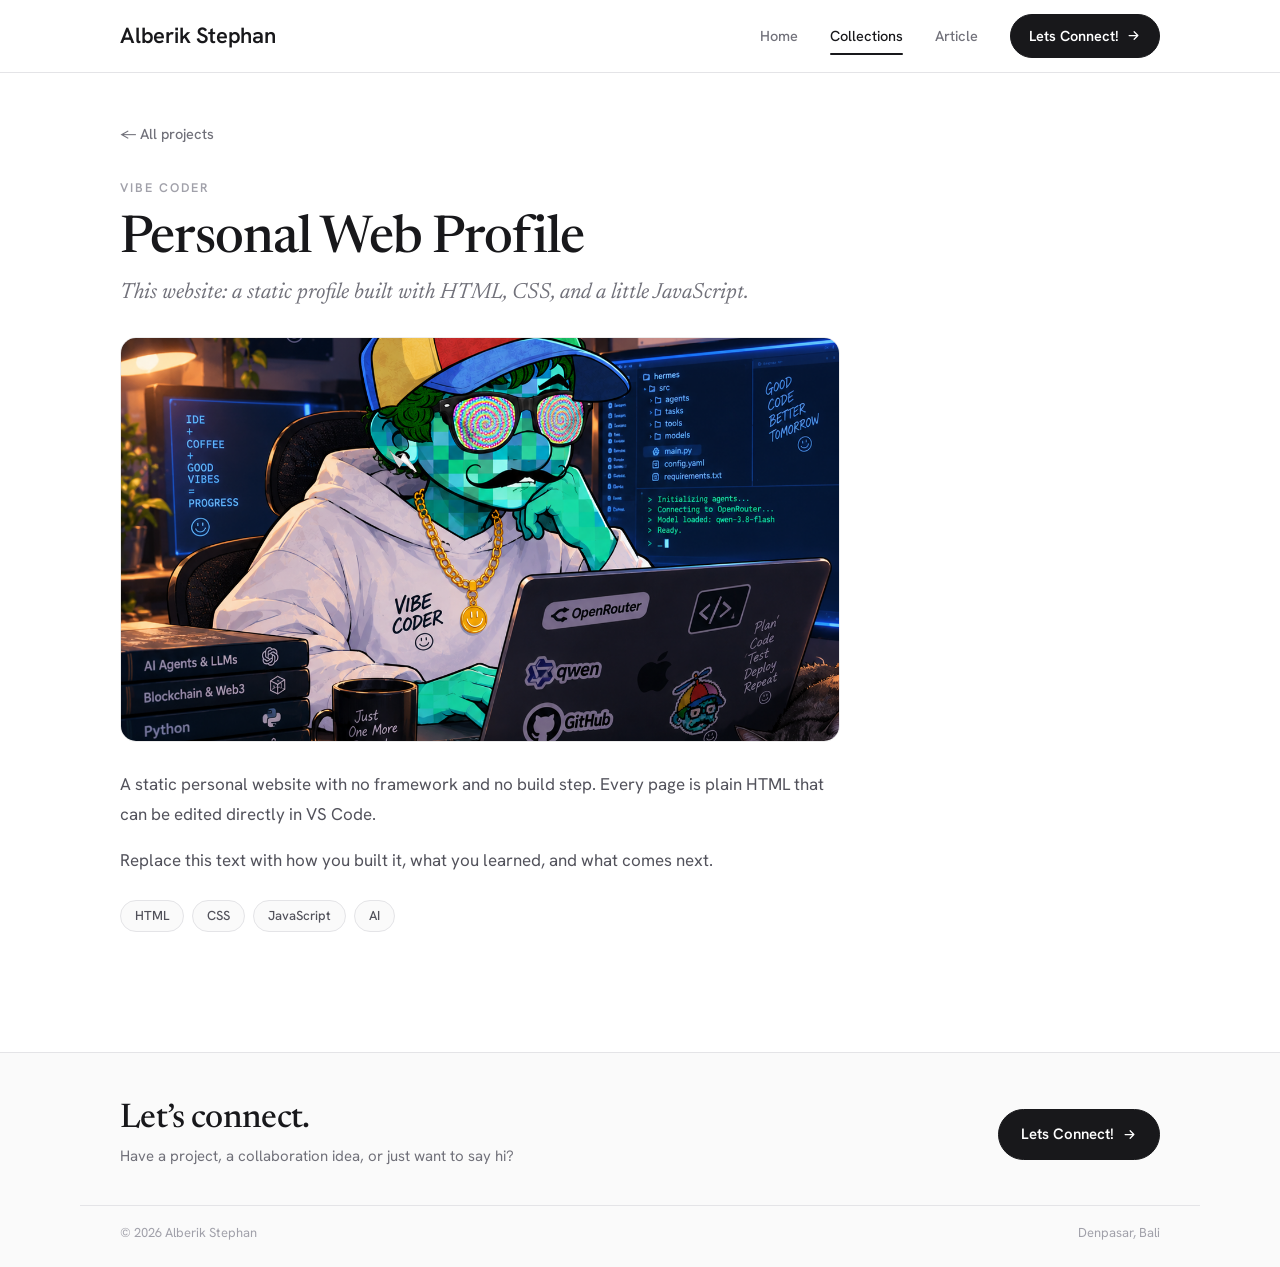
<file: web-profile-final/project-personal-web-profile.html>
<!DOCTYPE html>
<html lang="en">
<head>
  <meta charset="UTF-8">
  <meta name="viewport" content="width=device-width, initial-scale=1">
  <title>Personal Web Profile — Alberik Stephan</title>
  <meta name="description" content="This website: a static profile built with HTML, CSS, and a little JavaScript.">
  <link rel="icon" type="image/svg+xml" href="image/Icon.svg">
  <link rel="stylesheet" href="css/style.css">
</head>
<body>

  <!-- ===== HEADER (sama di semua halaman) ===== -->
  <header class="site-header">
    <div class="container header-inner">
      <a class="brand" href="index.html">Alberik Stephan</a>
      <nav class="nav" aria-label="Main navigation">
        <a href="index.html">Home</a>
        <a href="collections.html" aria-current="page">Collections</a>
        <a href="article.html">Article</a>
        <a class="btn btn-dark nav-cta" href="https://www.linkedin.com/in/alberik-stephan-279286261/">Lets Connect! <svg class="icon" viewBox="0 0 24 24" width="15" height="15" aria-hidden="true"><path d="M5 12h14M13 6l6 6-6 6" fill="none" stroke="currentColor" stroke-width="2" stroke-linecap="round" stroke-linejoin="round"/></svg></a>
      </nav>
    </div>
  </header>

  <main class="container">
    <article class="detail">
      <a class="back" href="collections.html#projects">&larr; All projects</a>

      <header class="detail-head">
        <a class="eyebrow" href="role-vibe-coder.html">Vibe Coder</a>
        <h1>Personal Web Profile</h1>
        <p class="lead">This website: a static profile built with HTML, CSS, and a little JavaScript.</p>
      </header>

      <img class="detail-cover" src="./image/Cozy Cyberpunk Vibe Coder Workspace.png" alt="Cover of Personal Web Profile">

      <div class="detail-body">
        <p>A static personal website with no framework and no build step. Every page is plain HTML that can be edited directly in VS Code.</p>
        <p>Replace this text with how you built it, what you learned, and what comes next.</p>
        <ul class="tags">
          <li>HTML</li>
          <li>CSS</li>
          <li>JavaScript</li>
          <li>AI</li>
        </ul>
        <!-- Opsional: tombol ke demo / repo. Hapus tanda komentar lalu isi link-nya.
        <a class="btn btn-dark" href="https://contoh.com" target="_blank" rel="noopener">Open project &#8599;</a>
        -->
      </div>
    </article>
  </main>

  <!-- ===== FOOTER (sama di semua halaman) ===== -->
  <footer class="site-footer">
    <div class="container footer-inner">
      <div>
        <h2 class="footer-title">Let&rsquo;s connect.</h2>
        <p>Have a project, a collaboration idea, or just want to say hi?</p>
      </div>
      <!-- Contact button: ganti mailto: dengan link WhatsApp / LinkedIn jika mau -->
      <a class="btn btn-dark" href="https://www.linkedin.com/in/alberik-stephan-279286261/">Lets Connect! <svg class="icon" viewBox="0 0 24 24" width="15" height="15" aria-hidden="true"><path d="M5 12h14M13 6l6 6-6 6" fill="none" stroke="currentColor" stroke-width="2" stroke-linecap="round" stroke-linejoin="round"/></svg></a>
    </div>
    <div class="container footer-bottom">
      <span>&copy; <span data-year>2026</span> Alberik Stephan</span>
      <span>Denpasar, Bali</span>
    </div>
  </footer>

  <script src="js/common.js"></script>
</body>
</html>
</file>
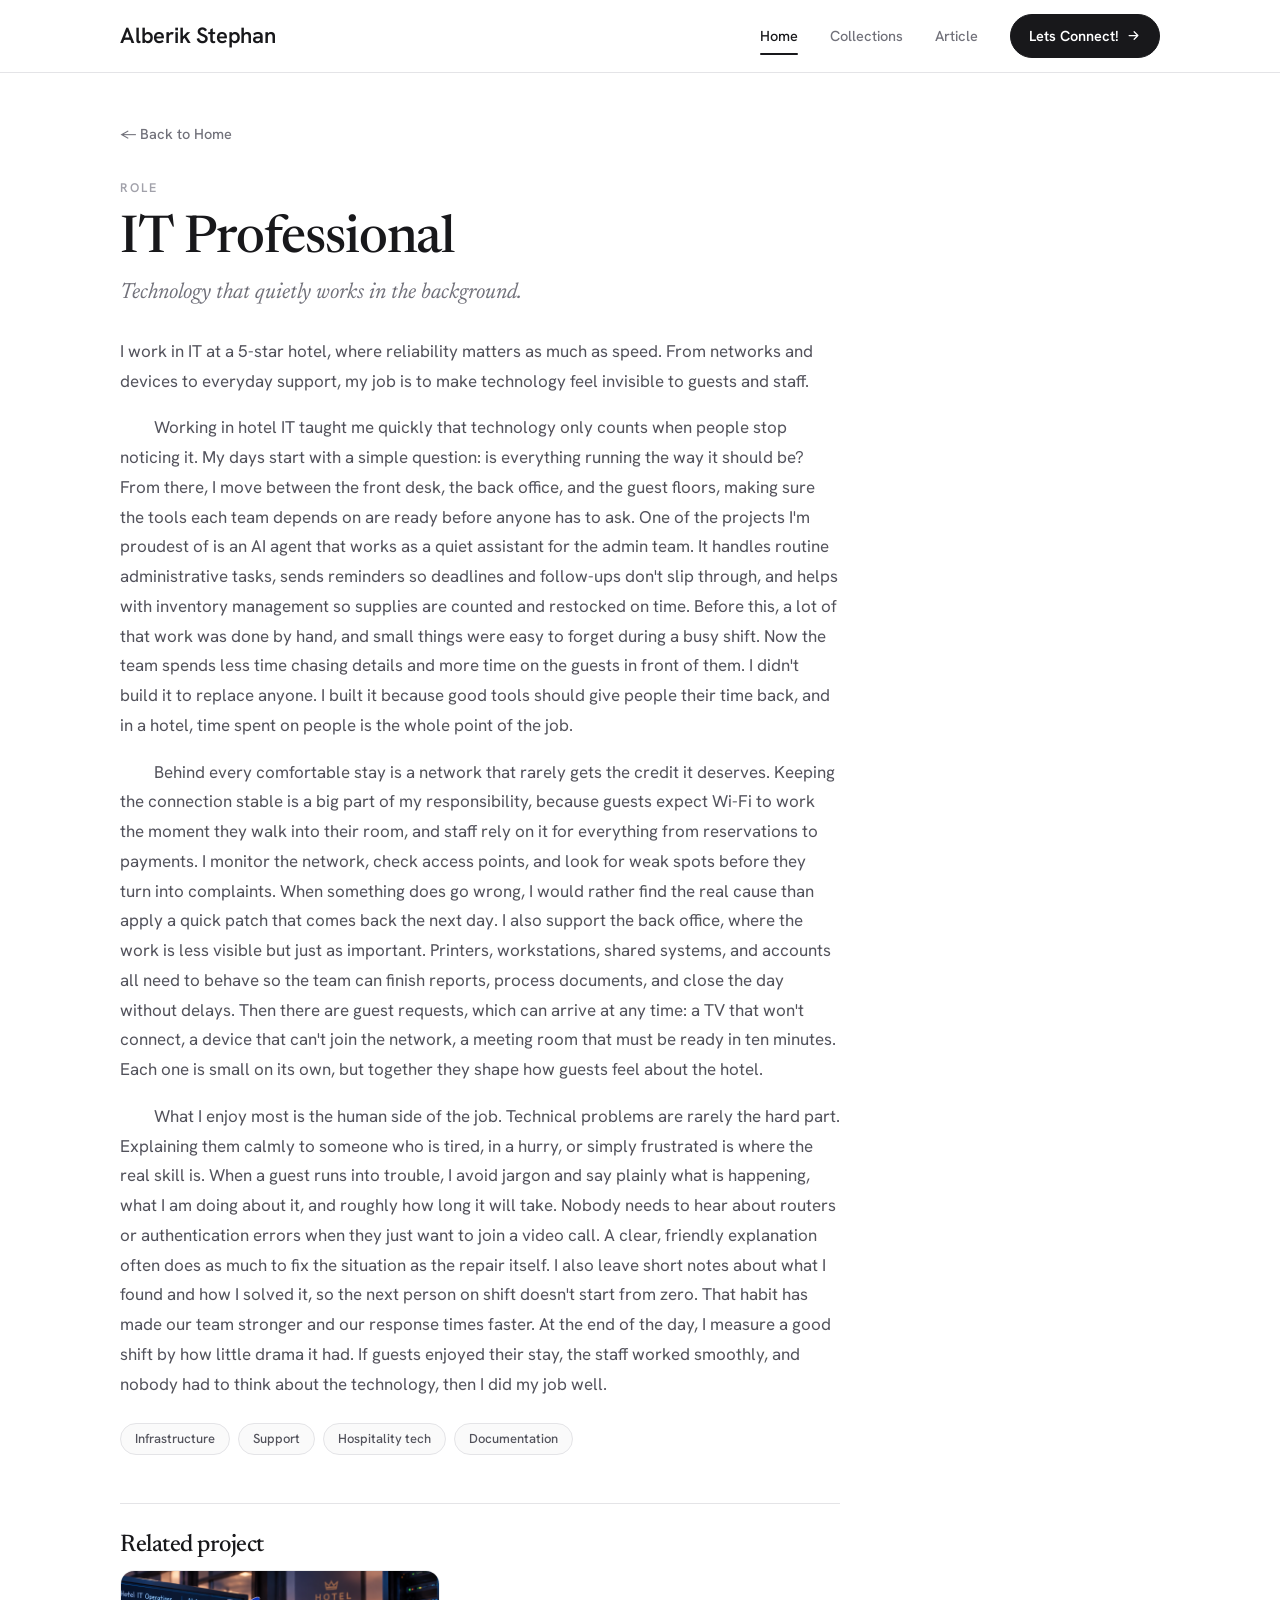
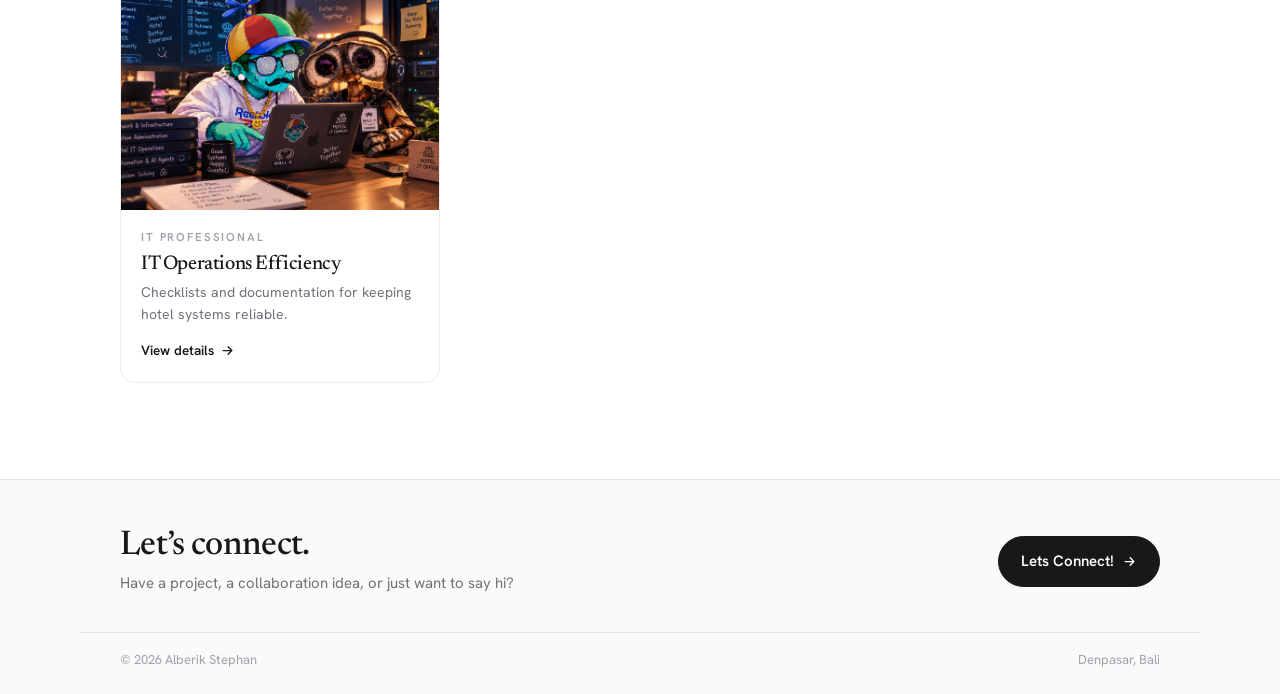
<file: web-profile-final/role-it-professional.html>
<!DOCTYPE html>
<html lang="en">
<head>
  <meta charset="UTF-8">
  <meta name="viewport" content="width=device-width, initial-scale=1">
  <title>IT Professional — Alberik Stephan</title>
  <meta name="description" content="Keeping hotel systems, networks, and guest-facing technology running smoothly.">
  <link rel="icon" type="image/svg+xml" href="image/Icon.svg">
  <link rel="stylesheet" href="css/style.css">
</head>
<body>

  <!-- ===== HEADER (sama di semua halaman) ===== -->
  <header class="site-header">
    <div class="container header-inner">
      <a class="brand" href="index.html">Alberik Stephan</a>
      <nav class="nav" aria-label="Main navigation">
        <a href="index.html" aria-current="page">Home</a>
        <a href="collections.html">Collections</a>
        <a href="article.html">Article</a>
        <a class="btn btn-dark nav-cta" href="https://www.linkedin.com/in/alberik-stephan-279286261/">Lets Connect! <svg class="icon" viewBox="0 0 24 24" width="15" height="15" aria-hidden="true"><path d="M5 12h14M13 6l6 6-6 6" fill="none" stroke="currentColor" stroke-width="2" stroke-linecap="round" stroke-linejoin="round"/></svg></a>
      </nav>
    </div>
  </header>

  <main class="container">
    <article class="detail">
      <a class="back" href="index.html#roles">&larr; Back to Home</a>

      <header class="detail-head">
        <p class="eyebrow">Role</p>
        <h1>IT Professional</h1>
        <p class="lead">Technology that quietly works in the background.</p>
      </header>

      <div class="detail-body">
        <p>I work in IT at a 5-star hotel, where reliability matters as much as speed. From networks and devices to everyday support, my job is to make technology feel invisible to guests and staff.</p>
        <p class="body-main">Working in hotel IT taught me quickly that technology only counts when people stop noticing it. My days start with a simple question: is everything running the way it should be? From there, I move between the front desk, the back office, and the guest floors, making sure the tools each team depends on are ready before anyone has to ask. One of the projects I'm proudest of is an AI agent that works as a quiet assistant for the admin team. It handles routine administrative tasks, sends reminders so deadlines and follow-ups don't slip through, and helps with inventory management so supplies are counted and restocked on time. Before this, a lot of that work was done by hand, and small things were easy to forget during a busy shift. Now the team spends less time chasing details and more time on the guests in front of them. I didn't build it to replace anyone. I built it because good tools should give people their time back, and in a hotel, time spent on people is the whole point of the job.</p>
        <p class="body-main">Behind every comfortable stay is a network that rarely gets the credit it deserves. Keeping the connection stable is a big part of my responsibility, because guests expect Wi-Fi to work the moment they walk into their room, and staff rely on it for everything from reservations to payments. I monitor the network, check access points, and look for weak spots before they turn into complaints. When something does go wrong, I would rather find the real cause than apply a quick patch that comes back the next day. I also support the back office, where the work is less visible but just as important. Printers, workstations, shared systems, and accounts all need to behave so the team can finish reports, process documents, and close the day without delays. Then there are guest requests, which can arrive at any time: a TV that won't connect, a device that can't join the network, a meeting room that must be ready in ten minutes. Each one is small on its own, but together they shape how guests feel about the hotel.</p>
        <p class="body-main">What I enjoy most is the human side of the job. Technical problems are rarely the hard part. Explaining them calmly to someone who is tired, in a hurry, or simply frustrated is where the real skill is. When a guest runs into trouble, I avoid jargon and say plainly what is happening, what I am doing about it, and roughly how long it will take. Nobody needs to hear about routers or authentication errors when they just want to join a video call. A clear, friendly explanation often does as much to fix the situation as the repair itself. I also leave short notes about what I found and how I solved it, so the next person on shift doesn't start from zero. That habit has made our team stronger and our response times faster. At the end of the day, I measure a good shift by how little drama it had. If guests enjoyed their stay, the staff worked smoothly, and nobody had to think about the technology, then I did my job well.</p>
        <ul class="tags">
          <li>Infrastructure</li>
          <li>Support</li>
          <li>Hospitality tech</li>
          <li>Documentation</li>
        </ul>
      </div>

      <aside class="related">
        <h2>Related project</h2>
        <a class="card project-card" href="project-it-operations-handbook.html">
          <div class="thumb"><img src="./image/Wall E x ME.png" alt="Thumbnail of IT Operations Handbook" loading="lazy"></div>
          <div class="card-body">
            <span class="eyebrow">IT Professional</span>
            <h3>IT Operations Efficiency</h3>
            <p>Checklists and documentation for keeping hotel systems reliable.</p>
            <span class="card-link">View details <svg class="icon" viewBox="0 0 24 24" width="15" height="15" aria-hidden="true"><path d="M5 12h14M13 6l6 6-6 6" fill="none" stroke="currentColor" stroke-width="2" stroke-linecap="round" stroke-linejoin="round"/></svg></span>
          </div>
        </a>
      </aside>
    </article>
  </main>

  <!-- ===== FOOTER (sama di semua halaman) ===== -->
  <footer class="site-footer">
    <div class="container footer-inner">
      <div>
        <h2 class="footer-title">Let&rsquo;s connect.</h2>
        <p>Have a project, a collaboration idea, or just want to say hi?</p>
      </div>
      <!-- Contact button: ganti mailto: dengan link WhatsApp / LinkedIn jika mau -->
      <a class="btn btn-dark" href="https://www.linkedin.com/in/alberik-stephan-279286261/">Lets Connect! <svg class="icon" viewBox="0 0 24 24" width="15" height="15" aria-hidden="true"><path d="M5 12h14M13 6l6 6-6 6" fill="none" stroke="currentColor" stroke-width="2" stroke-linecap="round" stroke-linejoin="round"/></svg></a>
    </div>
    <div class="container footer-bottom">
      <span>&copy; <span data-year>2026</span> Alberik Stephan</span>
      <span>Denpasar, Bali</span>
    </div>
  </footer>

  <script src="js/common.js"></script>
</body>
</html>
</file>
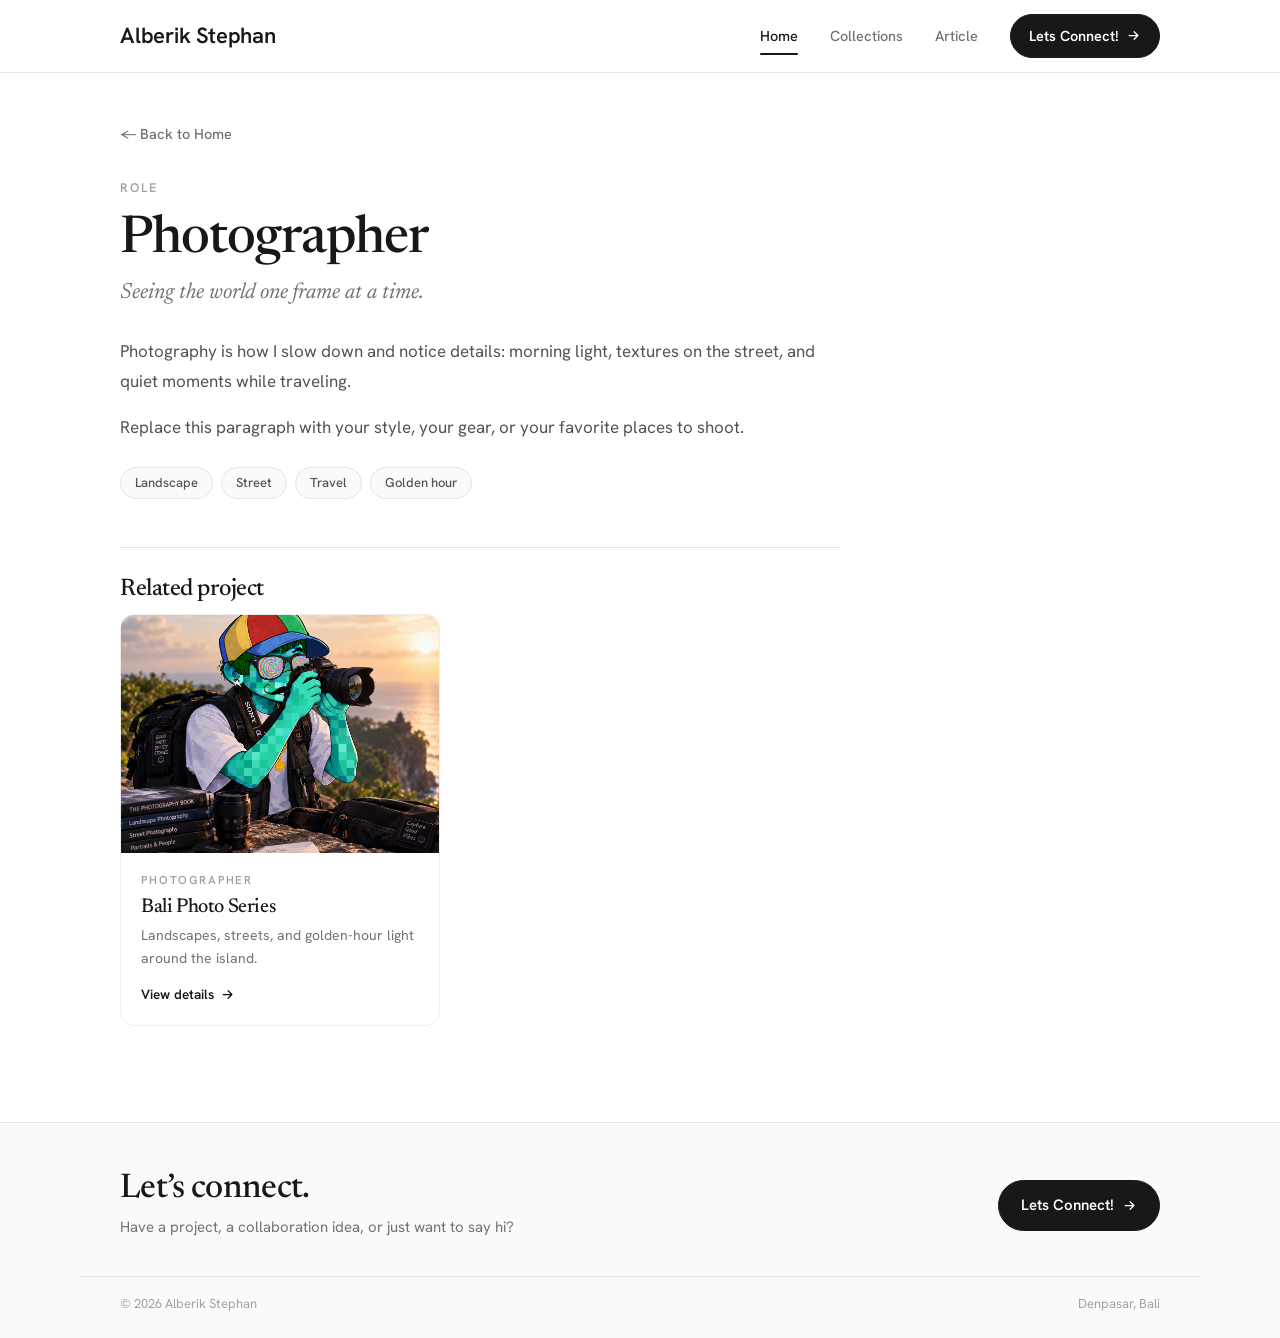
<file: web-profile-final/role-photographer.html>
<!DOCTYPE html>
<html lang="en">
<head>
  <meta charset="UTF-8">
  <meta name="viewport" content="width=device-width, initial-scale=1">
  <title>Photographer — Alberik Stephan</title>
  <meta name="description" content="Capturing light, places, and small moments around Bali and beyond.">
  <link rel="icon" type="image/svg+xml" href="image/Icon.svg">
  <link rel="stylesheet" href="css/style.css">
</head>
<body>

  <!-- ===== HEADER (sama di semua halaman) ===== -->
  <header class="site-header">
    <div class="container header-inner">
      <a class="brand" href="index.html">Alberik Stephan</a>
      <nav class="nav" aria-label="Main navigation">
        <a href="index.html" aria-current="page">Home</a>
        <a href="collections.html">Collections</a>
        <a href="article.html">Article</a>
        <a class="btn btn-dark nav-cta" href="https://www.linkedin.com/in/alberik-stephan-279286261/">Lets Connect! <svg class="icon" viewBox="0 0 24 24" width="15" height="15" aria-hidden="true"><path d="M5 12h14M13 6l6 6-6 6" fill="none" stroke="currentColor" stroke-width="2" stroke-linecap="round" stroke-linejoin="round"/></svg></a>
      </nav>
    </div>
  </header>

  <main class="container">
    <article class="detail">
      <a class="back" href="index.html#roles">&larr; Back to Home</a>

      <header class="detail-head">
        <p class="eyebrow">Role</p>
        <h1>Photographer</h1>
        <p class="lead">Seeing the world one frame at a time.</p>
      </header>

      <div class="detail-body">
        <p>Photography is how I slow down and notice details: morning light, textures on the street, and quiet moments while traveling.</p>
        <p>Replace this paragraph with your style, your gear, or your favorite places to shoot.</p>
        <ul class="tags">
          <li>Landscape</li>
          <li>Street</li>
          <li>Travel</li>
          <li>Golden hour</li>
        </ul>
      </div>

      <aside class="related">
        <h2>Related project</h2>
        <a class="card project-card" href="project-bali-photo-series.html">
          <div class="thumb"><img src="./image/Sunset Photographer by the Cliffs.png" alt="Thumbnail of Bali Photo Series" loading="lazy"></div>
          <div class="card-body">
            <span class="eyebrow">Photographer</span>
            <h3>Bali Photo Series</h3>
            <p>Landscapes, streets, and golden-hour light around the island.</p>
            <span class="card-link">View details <svg class="icon" viewBox="0 0 24 24" width="15" height="15" aria-hidden="true"><path d="M5 12h14M13 6l6 6-6 6" fill="none" stroke="currentColor" stroke-width="2" stroke-linecap="round" stroke-linejoin="round"/></svg></span>
          </div>
        </a>
      </aside>
    </article>
  </main>

  <!-- ===== FOOTER (sama di semua halaman) ===== -->
  <footer class="site-footer">
    <div class="container footer-inner">
      <div>
        <h2 class="footer-title">Let&rsquo;s connect.</h2>
        <p>Have a project, a collaboration idea, or just want to say hi?</p>
      </div>
      <!-- Contact button: ganti mailto: dengan link WhatsApp / LinkedIn jika mau -->
      <a class="btn btn-dark" href="https://www.linkedin.com/in/alberik-stephan-279286261/">Lets Connect! <svg class="icon" viewBox="0 0 24 24" width="15" height="15" aria-hidden="true"><path d="M5 12h14M13 6l6 6-6 6" fill="none" stroke="currentColor" stroke-width="2" stroke-linecap="round" stroke-linejoin="round"/></svg></a>
    </div>
    <div class="container footer-bottom">
      <span>&copy; <span data-year>2026</span> Alberik Stephan</span>
      <span>Denpasar, Bali</span>
    </div>
  </footer>

  <script src="js/common.js"></script>
</body>
</html>
</file>
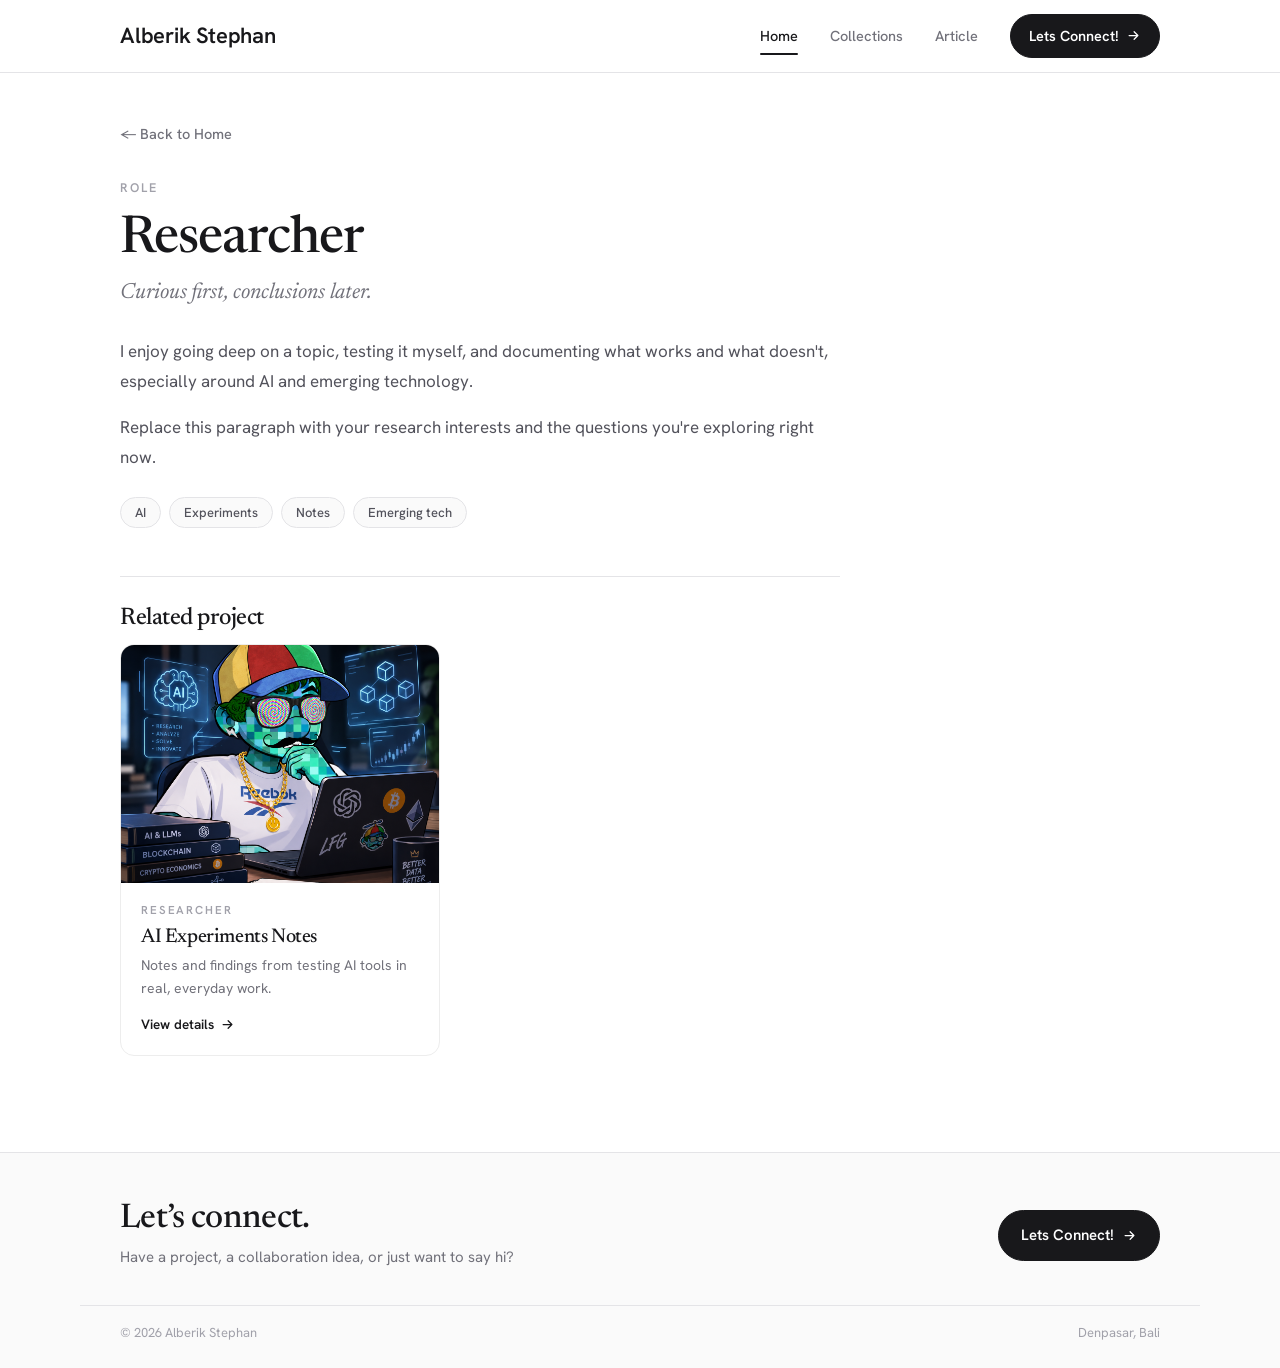
<file: web-profile-final/role-researcher.html>
<!DOCTYPE html>
<html lang="en">
<head>
  <meta charset="UTF-8">
  <meta name="viewport" content="width=device-width, initial-scale=1">
  <title>Researcher — Alberik Stephan</title>
  <meta name="description" content="Digging into new topics, testing ideas, and writing down what I find.">
  <link rel="icon" type="image/svg+xml" href="image/Icon.svg">
  <link rel="stylesheet" href="css/style.css">
</head>
<body>

  <!-- ===== HEADER (sama di semua halaman) ===== -->
  <header class="site-header">
    <div class="container header-inner">
      <a class="brand" href="index.html">Alberik Stephan</a>
      <nav class="nav" aria-label="Main navigation">
        <a href="index.html" aria-current="page">Home</a>
        <a href="collections.html">Collections</a>
        <a href="article.html">Article</a>
        <a class="btn btn-dark nav-cta" href="https://www.linkedin.com/in/alberik-stephan-279286261/">Lets Connect! <svg class="icon" viewBox="0 0 24 24" width="15" height="15" aria-hidden="true"><path d="M5 12h14M13 6l6 6-6 6" fill="none" stroke="currentColor" stroke-width="2" stroke-linecap="round" stroke-linejoin="round"/></svg></a>
      </nav>
    </div>
  </header>

  <main class="container">
    <article class="detail">
      <a class="back" href="index.html#roles">&larr; Back to Home</a>

      <header class="detail-head">
        <p class="eyebrow">Role</p>
        <h1>Researcher</h1>
        <p class="lead">Curious first, conclusions later.</p>
      </header>

      <div class="detail-body">
        <p>I enjoy going deep on a topic, testing it myself, and documenting what works and what doesn't, especially around AI and emerging technology.</p>
        <p>Replace this paragraph with your research interests and the questions you're exploring right now.</p>
        <ul class="tags">
          <li>AI</li>
          <li>Experiments</li>
          <li>Notes</li>
          <li>Emerging tech</li>
        </ul>
      </div>

      <aside class="related">
        <h2>Related project</h2>
        <a class="card project-card" href="project-ai-experiments.html">
          <div class="thumb"><img src="./image/AI Blockchain Researcher at Work.png" alt="Thumbnail of AI Experiments Notes" loading="lazy"></div>
          <div class="card-body">
            <span class="eyebrow">Researcher</span>
            <h3>AI Experiments Notes</h3>
            <p>Notes and findings from testing AI tools in real, everyday work.</p>
            <span class="card-link">View details <svg class="icon" viewBox="0 0 24 24" width="15" height="15" aria-hidden="true"><path d="M5 12h14M13 6l6 6-6 6" fill="none" stroke="currentColor" stroke-width="2" stroke-linecap="round" stroke-linejoin="round"/></svg></span>
          </div>
        </a>
      </aside>
    </article>
  </main>

  <!-- ===== FOOTER (sama di semua halaman) ===== -->
  <footer class="site-footer">
    <div class="container footer-inner">
      <div>
        <h2 class="footer-title">Let&rsquo;s connect.</h2>
        <p>Have a project, a collaboration idea, or just want to say hi?</p>
      </div>
      <!-- Contact button: ganti mailto: dengan link WhatsApp / LinkedIn jika mau -->
      <a class="btn btn-dark" href="https://www.linkedin.com/in/alberik-stephan-279286261/">Lets Connect! <svg class="icon" viewBox="0 0 24 24" width="15" height="15" aria-hidden="true"><path d="M5 12h14M13 6l6 6-6 6" fill="none" stroke="currentColor" stroke-width="2" stroke-linecap="round" stroke-linejoin="round"/></svg></a>
    </div>
    <div class="container footer-bottom">
      <span>&copy; <span data-year>2026</span> Alberik Stephan</span>
      <span>Denpasar, Bali</span>
    </div>
  </footer>

  <script src="js/common.js"></script>
</body>
</html>
</file>
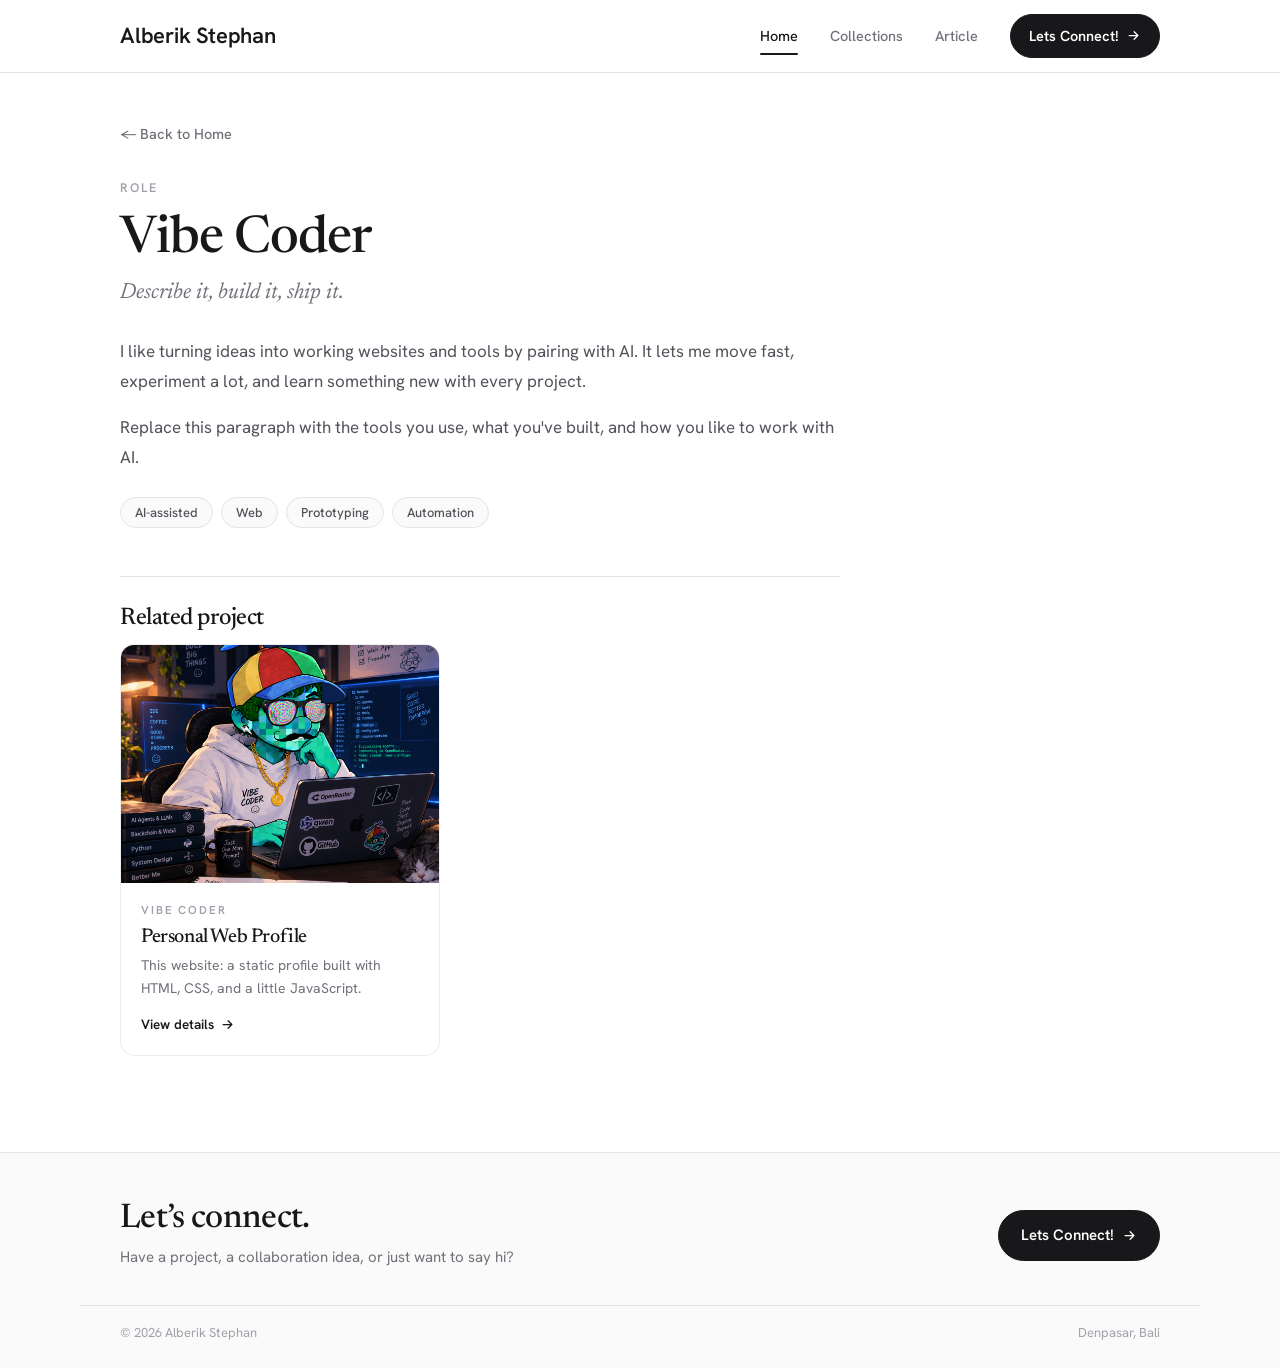
<file: web-profile-final/role-vibe-coder.html>
<!DOCTYPE html>
<html lang="en">
<head>
  <meta charset="UTF-8">
  <meta name="viewport" content="width=device-width, initial-scale=1">
  <title>Vibe Coder — Alberik Stephan</title>
  <meta name="description" content="Building websites and small tools together with AI, from idea to launch.">
  <link rel="icon" type="image/svg+xml" href="image/Icon.svg">
  <link rel="stylesheet" href="css/style.css">
</head>
<body>

  <!-- ===== HEADER (sama di semua halaman) ===== -->
  <header class="site-header">
    <div class="container header-inner">
      <a class="brand" href="index.html">Alberik Stephan</a>
      <nav class="nav" aria-label="Main navigation">
        <a href="index.html" aria-current="page">Home</a>
        <a href="collections.html">Collections</a>
        <a href="article.html">Article</a>
        <a class="btn btn-dark nav-cta" href="https://www.linkedin.com/in/alberik-stephan-279286261/">Lets Connect! <svg class="icon" viewBox="0 0 24 24" width="15" height="15" aria-hidden="true"><path d="M5 12h14M13 6l6 6-6 6" fill="none" stroke="currentColor" stroke-width="2" stroke-linecap="round" stroke-linejoin="round"/></svg></a>
      </nav>
    </div>
  </header>

  <main class="container">
    <article class="detail">
      <a class="back" href="index.html#roles">&larr; Back to Home</a>

      <header class="detail-head">
        <p class="eyebrow">Role</p>
        <h1>Vibe Coder</h1>
        <p class="lead">Describe it, build it, ship it.</p>
      </header>

      <div class="detail-body">
        <p>I like turning ideas into working websites and tools by pairing with AI. It lets me move fast, experiment a lot, and learn something new with every project.</p>
        <p>Replace this paragraph with the tools you use, what you've built, and how you like to work with AI.</p>
        <ul class="tags">
          <li>AI-assisted</li>
          <li>Web</li>
          <li>Prototyping</li>
          <li>Automation</li>
        </ul>
      </div>

      <aside class="related">
        <h2>Related project</h2>
        <a class="card project-card" href="project-personal-web-profile.html">
          <div class="thumb"><img src="./image/Cozy Cyberpunk Vibe Coder Workspace.png" alt="Thumbnail of Personal Web Profile" loading="lazy"></div>
          <div class="card-body">
            <span class="eyebrow">Vibe Coder</span>
            <h3>Personal Web Profile</h3>
            <p>This website: a static profile built with HTML, CSS, and a little JavaScript.</p>
            <span class="card-link">View details <svg class="icon" viewBox="0 0 24 24" width="15" height="15" aria-hidden="true"><path d="M5 12h14M13 6l6 6-6 6" fill="none" stroke="currentColor" stroke-width="2" stroke-linecap="round" stroke-linejoin="round"/></svg></span>
          </div>
        </a>
      </aside>
    </article>
  </main>

  <!-- ===== FOOTER (sama di semua halaman) ===== -->
  <footer class="site-footer">
    <div class="container footer-inner">
      <div>
        <h2 class="footer-title">Let&rsquo;s connect.</h2>
        <p>Have a project, a collaboration idea, or just want to say hi?</p>
      </div>
      <!-- Contact button: ganti mailto: dengan link WhatsApp / LinkedIn jika mau -->
      <a class="btn btn-dark" href="https://www.linkedin.com/in/alberik-stephan-279286261/">Lets Connect! <svg class="icon" viewBox="0 0 24 24" width="15" height="15" aria-hidden="true"><path d="M5 12h14M13 6l6 6-6 6" fill="none" stroke="currentColor" stroke-width="2" stroke-linecap="round" stroke-linejoin="round"/></svg></a>
    </div>
    <div class="container footer-bottom">
      <span>&copy; <span data-year>2026</span> Alberik Stephan</span>
      <span>Denpasar, Bali</span>
    </div>
  </footer>

  <script src="js/common.js"></script>
</body>
</html>
</file>
<file: web-profile-final/css/style.css>
/* ==========================================================
   style.css — Personal Web Profile
   Skala & token disamakan dengan versi live (container 1120px,
   judul maks 68px, gambar hero 360px). Ubah lewat variabel :root.
   ========================================================== */
@import url("https://fonts.googleapis.com/css2?family=Newsreader:ital,opsz,wght@0,6..72,400;0,6..72,500;0,6..72,600;1,6..72,400&family=Hanken+Grotesk:wght@400;500;600;700&display=swap");

:root {
  --bg: #ffffff;
  --ink: #18181b;
  --ink2: #27272a;
  --muted: #52525b;
  --muted2: #71717a;
  --faint: #a1a1aa;
  --line: #ededed;
  --line2: #e4e4e7;
  --panel: #fafafa;
  --green: #16a34a;
  --serif: "Newsreader", Georgia, serif;
  --sans: "Hanken Grotesk", system-ui, -apple-system, "Segoe UI", sans-serif;
  --ease: cubic-bezier(.16, 1, .3, 1);
}

*, *::before, *::after { box-sizing: border-box; }
html { scroll-behavior: smooth; scroll-padding-top: 90px; }
html, body { margin: 0; }
body {
  background: var(--bg);
  color: var(--ink2);
  font-family: var(--sans);
  font-size: 16px;
  line-height: 1.65;
  -webkit-font-smoothing: antialiased;
}
img { max-width: 100%; display: block; }
a { color: inherit; text-decoration: none; }
h1, h2, h3 { font-family: var(--serif); font-weight: 500; color: var(--ink); line-height: 1.1; letter-spacing: -.02em; margin: 0 0 .5em; }
p { margin: 0 0 1em; }
.icon { flex: none; }
:focus-visible { outline: 2px solid var(--ink); outline-offset: 3px; border-radius: 6px; }

.container { max-width: 1120px; margin: 0 auto; padding-inline: clamp(16px, 5vw, 40px); }

/* ---------- Header ---------- */
.site-header { position: sticky; top: 0; z-index: 50; background: rgba(255, 255, 255, .82); backdrop-filter: blur(10px); border-bottom: 1px solid var(--line2); }
.header-inner { height: 72px; display: flex; align-items: center; justify-content: space-between; }
.brand { font-weight: 600; font-size: 22px; letter-spacing: -.01em; color: var(--ink); }
.nav { display: flex; gap: 32px; align-items: center; }
.nav > a:not(.btn) { position: relative; font-size: 14.5px; font-weight: 500; color: var(--muted2); transition: color .2s; }
.nav > a:not(.btn)::after {
  content: ""; position: absolute; left: 0; right: 0; bottom: -7px; height: 2px;
  background: var(--ink); border-radius: 2px; transform: scaleX(0); transform-origin: left center;
  transition: transform .28s var(--ease);
}
.nav > a:not(.btn):hover { color: var(--ink); }
.nav > a:not(.btn):hover::after, .nav > a[aria-current="page"]::after { transform: scaleX(1); }
.nav > a[aria-current="page"] { color: var(--ink); }

/* ---------- Buttons ---------- */
.btn {
  display: inline-flex; align-items: center; gap: 8px; cursor: pointer;
  font: inherit; font-size: 15px; font-weight: 600; border-radius: 999px;
  padding: 12px 22px; border: 1px solid var(--line2); background: #fff; color: var(--ink);
  transition: transform .25s var(--ease), box-shadow .25s, background .2s, border-color .2s;
}
.btn:hover { transform: translateY(-2px); border-color: var(--ink); }
.btn svg { transition: transform .25s var(--ease); }
.btn:hover svg { transform: translateX(3px); }
.btn-dark { background: var(--ink); border-color: var(--ink); color: #fff; }
.btn-dark:hover { background: #000; box-shadow: 0 12px 26px -12px rgba(24, 24, 27, .65); }
.nav-cta { font-size: 14.5px; padding: 9px 18px; gap: 7px; }

/* ---------- Hero ---------- */
.eyebrow { display: inline-block; margin: 0 0 14px; font-size: 12.5px; letter-spacing: .16em; text-transform: uppercase; color: var(--faint); font-weight: 600; }
a.eyebrow:hover { color: var(--ink); }

.hero { overflow-x: clip; }
.page-head { padding: 64px 0 8px; }
.page-head h1 { font-size: clamp(36px, 7vw, 56px); line-height: 1.04; margin: 0 0 12px; }
.page-head .hero-roles { margin: 0; max-width: 28em; }
.hero-grid { display: flex; flex-wrap: wrap; gap: 56px; align-items: center; padding: 84px 0 72px; }
.hero-copy { flex: 999 1 460px; min-width: 0; }
.hero-right { flex: 1 1 360px; min-width: 0; display: flex; justify-content: center; }
.hero h1 { margin: 0; font-size: clamp(40px, 8vw, 68px); line-height: 1.02; }
.hero-roles { margin: 14px 0 0; font-family: var(--serif); font-style: italic; font-size: 24px; line-height: 1.3; color: var(--muted2); }
.hero-intro { margin: 28px 0 28px; max-width: 34em; font-size: 17px; line-height: 1.75; color: var(--muted); }
.hero-meta { display: flex; gap: 28px; flex-wrap: wrap; margin-top: 40px; color: var(--muted2); font-size: 14.5px; }
.hero-meta > span { display: inline-flex; align-items: center; gap: 8px; }
.hero-meta svg { color: var(--ink); }

.hero-stage { position: relative; display: inline-block; }
.hero-stage img { position: relative; display: block; width: 360px; max-width: 80vw; height: auto; }
.orbit { position: absolute; border: 1.5px solid; border-radius: 50%; opacity: .5; pointer-events: none; }
.orbit-a { inset: -7% -9%; border-color: #71717a; transform: rotate(-16deg) scaleY(.52); }
.orbit-b { inset: 1% 1%; border-color: #a1a1aa; transform: rotate(22deg) scaleY(.44); }

.hero-badge {
  position: absolute; right: -6px; bottom: 2%;
  display: flex; gap: 9px; align-items: center;
  padding: 9px 13px; font-size: 12.5px; color: var(--muted);
  background: #fff; border: 1px solid var(--line); border-radius: 12px;
  box-shadow: 0 14px 34px -18px rgba(0, 0, 0, .3);
}
.hero-badge strong { color: var(--ink); font-weight: 700; }
.live-dot { width: 9px; height: 9px; border-radius: 50%; background: var(--green); animation: pulse 1.8s ease-out infinite; }

/* ---------- Animasi hero (idle + masuk) ---------- */
@keyframes rise { 0% { opacity: 0; transform: translateY(22px); } 100% { opacity: 1; transform: none; } }
@keyframes unmask { 0% { clip-path: inset(0 0 100%); transform: translateY(40px); } 100% { clip-path: inset(0); transform: none; } }
@keyframes float { 0%, 100% { transform: translateY(0); } 50% { transform: translateY(-12px); } }
@keyframes bob { 0%, 100% { transform: translateY(0); } 50% { transform: translateY(-6px); } }
@keyframes orbitA { from { transform: rotate(-16deg) scaleY(.52); } to { transform: rotate(344deg) scaleY(.52); } }
@keyframes orbitB { from { transform: rotate(22deg) scaleY(.44); } to { transform: rotate(-338deg) scaleY(.44); } }
@keyframes pulse { 0% { box-shadow: 0 0 0 0 rgba(22, 163, 74, .45); } 100% { box-shadow: 0 0 0 9px rgba(22, 163, 74, 0); } }

.hero-stage img { animation: rise 1s var(--ease) .3s both, float 6s ease-in-out 1.3s infinite; }
.hero-badge { animation: rise .8s ease 1s both, bob 4.5s ease-in-out 1.8s infinite; }
.orbit-a { animation: orbitA 48s linear infinite; }
.orbit-b { animation: orbitB 64s linear infinite; }
.hero h1 { animation: unmask 1.1s var(--ease) both; }
.hero-copy > :not(h1) { animation: rise 1s var(--ease) both; }
.hero-copy > .eyebrow { animation-delay: .05s; }
.hero-copy > .hero-roles { animation-delay: .2s; }
.hero-copy > .hero-intro { animation-delay: .3s; }
.hero-copy > .btn { animation-delay: .4s; }
.hero-copy > .hero-meta { animation-delay: .5s; }

/* ---------- Sections ---------- */
.section { padding: 56px 0; }
.section-head { display: flex; align-items: end; justify-content: space-between; gap: 24px; margin-bottom: 28px; padding-top: 24px; border-top: 1px solid var(--line2); }
.section-head .eyebrow { margin-bottom: 8px; }
.section-head h2 { font-size: clamp(26px, 4vw, 34px); margin: 0; }
.section-head p { color: var(--muted2); font-size: 15px; max-width: 28em; margin: 0; }

.grid { display: grid; gap: 14px; }
.grid-4 { grid-template-columns: repeat(4, minmax(0, 1fr)); }

/* ---------- Cards ---------- */
.card {
  display: flex; flex-direction: column;
  background: #fff; border: 1px solid var(--line); border-radius: 14px; overflow: hidden;
  transition: transform .25s var(--ease), box-shadow .25s, border-color .2s;
}
.card:hover { transform: translateY(-3px); box-shadow: 0 18px 36px -24px rgba(0, 0, 0, .35); border-color: var(--line2); }
.card h3 { font-size: 20px; margin: 0 0 6px; }
.card p { color: var(--muted2); font-size: 14px; line-height: 1.6; flex: 1; margin: 0 0 14px; }
.card-link { display: inline-flex; align-items: center; gap: 6px; font-weight: 600; font-size: 13.5px; color: var(--ink); }
.card-link svg { width: 15px; height: 15px; transition: transform .25s var(--ease); }
.card:hover .card-link svg { transform: translateX(4px); }

.role-card { padding: 24px; }
.role-card .num { font-family: var(--serif); font-style: italic; font-size: 15px; color: var(--faint); margin-bottom: 22px; }

.project-card .thumb { aspect-ratio: 4 / 3; overflow: hidden; background: var(--panel); }
.project-card .thumb img { width: 100%; height: 100%; object-fit: cover; transition: transform .5s var(--ease); }
.project-card:hover .thumb img { transform: scale(1.04); }
.project-card .card-body { padding: 18px 20px 20px; display: flex; flex-direction: column; flex: 1; }
.project-card .eyebrow { font-size: 11.5px; margin-bottom: 6px; }

/* ---------- Carousel (loop tanpa batas; kontrol dibuat otomatis oleh js/common.js) ---------- */
.carousel { position: relative; }
.carousel-viewport { position: relative; overflow: hidden; border-radius: 16px; border: 1px solid var(--line); background: var(--panel); }
.carousel-track { display: flex; transition: transform .8s cubic-bezier(.65, 0, .25, 1); }
.carousel-slide { flex: 0 0 100%; min-width: 0; margin: 0; }
.carousel-btn {
  position: absolute; top: 50%; transform: translateY(-50%);
  width: 40px; height: 40px; border-radius: 50%; padding: 0 0 3px;
  border: 1px solid var(--line2); background: #fff; color: var(--ink);
  font-size: 1.5rem; line-height: 1; cursor: pointer; box-shadow: 0 8px 20px -10px rgba(0, 0, 0, .3);
  opacity: 0; transition: opacity .2s, background .2s, color .2s;
}
.carousel-btn.prev { left: 14px; }
.carousel-btn.next { right: 14px; }
.carousel:hover .carousel-btn, .carousel:focus-within .carousel-btn { opacity: 1; }
.carousel-btn:hover { background: var(--ink); color: #fff; }
.carousel-progress { position: absolute; left: 0; right: 0; bottom: 0; height: 3px; background: rgba(0, 0, 0, .06); }
.carousel-progress span { display: block; height: 100%; width: 100%; background: var(--ink); transform-origin: left; animation: progress linear forwards; }
.carousel.is-paused .carousel-progress span { animation-play-state: paused; }
@keyframes progress { from { transform: scaleX(0); } to { transform: scaleX(1); } }
.carousel-dots { display: flex; justify-content: center; gap: 8px; margin-top: 16px; }
.dot { width: 8px; height: 8px; padding: 0; border-radius: 999px; border: 0; background: #d4d4d8; cursor: pointer; transition: width .25s, background .25s; }
.dot:hover { background: var(--faint); }
.dot[aria-current="true"] { width: 26px; background: var(--ink); }

.slide-photo, .slide-nft { margin: 0; position: relative; }
.slide-photo { overflow: hidden; }
.slide-photo img { width: 100%; aspect-ratio: 21 / 9; object-fit: cover; transition: opacity .8s ease; }
.slide-photo figcaption {
  position: absolute; left: 0; right: 0; bottom: 0; padding: 48px 24px 22px; color: #fff;
  background: linear-gradient(to top, rgba(0, 0, 0, .6), transparent);
  display: flex; flex-direction: column; gap: 2px;
}
.slide-photo figcaption strong { font-family: var(--serif); font-weight: 500; font-size: 22px; }
.slide-photo figcaption span { opacity: .88; font-size: 14px; }

.slide-nft { display: grid; place-items: center; padding: 28px 0 24px; }
.slide-nft img { width: min(100%, 320px); aspect-ratio: 1; object-fit: cover; border-radius: 14px; border: 1px solid var(--line); }
.slide-nft figcaption { padding-top: 16px; display: flex; flex-direction: column; align-items: center; gap: 8px; text-align: center; }
.slide-nft figcaption strong { font-family: var(--serif); font-weight: 500; font-size: 20px; color: var(--ink); }
.chain-link { display: inline-block; padding: 3px 14px; border-radius: 999px; border: 1px solid var(--line2); background: #fff; color: var(--ink); font-size: 12.5px; font-weight: 500; }
a.chain-link:hover { background: var(--ink); border-color: var(--ink); color: #fff; }
.chain-link.is-plain { color: var(--muted2); }

/* ---------- Animasi di dalam slide ---------- */
.slide-photo:not(.is-active) img { opacity: .55; }
.slide-photo.is-active img { animation: kenburns 9s ease-out both; }
@keyframes kenburns { from { transform: scale(1); } to { transform: scale(1.08); } }

.slide-nft img { transform: scale(.86); opacity: .4; transition: transform .8s var(--ease), opacity .8s ease; }
.slide-nft.is-active img { transform: scale(1); opacity: 1; animation: nft-float 5s ease-in-out .8s infinite; }
@keyframes nft-float { 0%, 100% { transform: translateY(0); } 50% { transform: translateY(-8px); } }

.slide-photo figcaption > *, .slide-nft figcaption > * { opacity: 0; }
.carousel-slide.is-active figcaption > * { animation: rise .8s var(--ease) .2s both; }
.carousel-slide.is-active figcaption > *:nth-child(2) { animation-delay: .35s; }

/* ---------- Halaman detail (project, role, article) ---------- */
.detail { padding: 48px 0 72px; max-width: 720px; }
.back { display: inline-block; margin-bottom: 28px; color: var(--muted2); font-weight: 500; font-size: 14.5px; }
.back:hover { color: var(--ink); }
.detail-head h1 { font-size: clamp(34px, 6vw, 52px); margin: 0 0 12px; line-height: 1.05; }
.detail-head .lead { font-family: var(--serif); font-style: italic; font-size: 22px; color: var(--muted2); line-height: 1.35; }
.detail-cover { width: 100%; aspect-ratio: 16 / 9; object-fit: cover; border-radius: 16px; border: 1px solid var(--line); margin: 28px 0; }
.detail-body { margin-top: 28px; }
.detail-body p { font-size: 17px; line-height: 1.75; color: var(--muted); }
.tags { display: flex; flex-wrap: wrap; gap: 8px; list-style: none; padding: 0; margin: 24px 0; }
.tags li { padding: 4px 14px; border-radius: 999px; border: 1px solid var(--line2); background: var(--panel); font-size: 13px; font-weight: 500; color: var(--muted); }
.related { margin-top: 48px; padding-top: 28px; border-top: 1px solid var(--line2); }
.related h2 { font-size: 24px; }
.related .card { max-width: 320px; }
.empty { padding: 48px 0; }

/* ---------- Footer ---------- */
.site-footer { margin-top: 24px; border-top: 1px solid var(--line2); background: var(--panel); }
.footer-inner { display: flex; align-items: center; justify-content: space-between; gap: 24px; padding-block: 48px 36px; flex-wrap: wrap; }
.footer-title { font-size: clamp(26px, 4vw, 34px); margin: 0 0 6px; }
.footer-inner p { margin: 0; color: var(--muted2); font-size: 15px; }
.footer-bottom { display: flex; justify-content: space-between; gap: 16px; padding-block: 16px 24px; border-top: 1px solid var(--line2); font-size: 13px; color: var(--faint); }

/* ---------- Responsive ---------- */
@media (max-width: 900px) {
  .grid-4 { grid-template-columns: repeat(2, minmax(0, 1fr)); }
}
@media (max-width: 640px) {
  .header-inner { height: auto; flex-wrap: wrap; gap: 10px 18px; padding-block: 12px; }
  .brand { font-size: 20px; }
  .nav { gap: 16px; flex-wrap: wrap; width: 100%; }
  .nav > a:not(.btn) { font-size: 14px; }
  .nav-cta { padding: 8px 15px; margin-left: auto; }
  .hero-grid { padding: 48px 0 40px; gap: 40px; }
  .hero-roles { font-size: 20px; }
  .section { padding: 40px 0; }
  .section-head { flex-direction: column; align-items: start; gap: 8px; }
  .carousel-btn { opacity: 1; }
  .slide-photo img { aspect-ratio: 4 / 3; }
  .footer-bottom { flex-direction: column; gap: 2px; }
}
@media (max-width: 560px) {
  .grid-4 { grid-template-columns: 1fr; }
}
@media (prefers-reduced-motion: reduce) {
  html { scroll-behavior: auto; }
  *, *::before, *::after { transition-duration: .01ms !important; animation-duration: .01ms !important; animation-iteration-count: 1 !important; animation-delay: 0s !important; }
}

/* ---------- NFT marquee (auto slide satu arah, tanpa rewind) ---------- */
.nft-marquee {
  overflow: hidden; padding: 6px 0 14px;
  -webkit-mask-image: linear-gradient(to right, transparent, #000 8%, #000 92%, transparent);
  mask-image: linear-gradient(to right, transparent, #000 8%, #000 92%, transparent);
}
.nft-track { --gap: 16px; display: flex; gap: var(--gap); width: max-content; }
.nft-track.is-looping { will-change: transform; }
.nft-card {
  flex: none; width: 280px; margin: 0; background: #fff; border: 1px solid var(--line); border-radius: 18px; overflow: hidden;
  transition: transform .3s var(--ease), box-shadow .3s;
}
.nft-card:hover { transform: translateY(-4px); box-shadow: 0 22px 40px -26px rgba(0, 0, 0, .4); }
.nft-card img { width: 100%; aspect-ratio: 1; object-fit: cover; }
.nft-card figcaption { padding: 14px 16px 16px; display: flex; flex-direction: column; align-items: flex-start; gap: 8px; }
.nft-card figcaption strong { font-family: var(--serif); font-weight: 500; font-size: 19px; color: var(--ink); }
@media (max-width: 640px) { .nft-card { width: 220px; } }
@media (prefers-reduced-motion: reduce) {
  .nft-marquee { overflow-x: auto; -webkit-mask-image: none; mask-image: none; }
  .nft-track { animation: none !important; }
}

/* ---------- Gallery di halaman project ---------- */
.project-gallery { margin: 40px 0 8px; }
.project-gallery .carousel-viewport { box-shadow: 0 28px 50px -36px rgba(0, 0, 0, .45); }
.project-gallery .slide-photo img { aspect-ratio: 16 / 10; }
.project-gallery .slide-photo figcaption { padding: 64px 26px 26px; }
@media (max-width: 640px) {
  .project-gallery .slide-photo img { aspect-ratio: 4 / 3; }
}

.body-main{
  text-indent: 2em;
}
</file>
